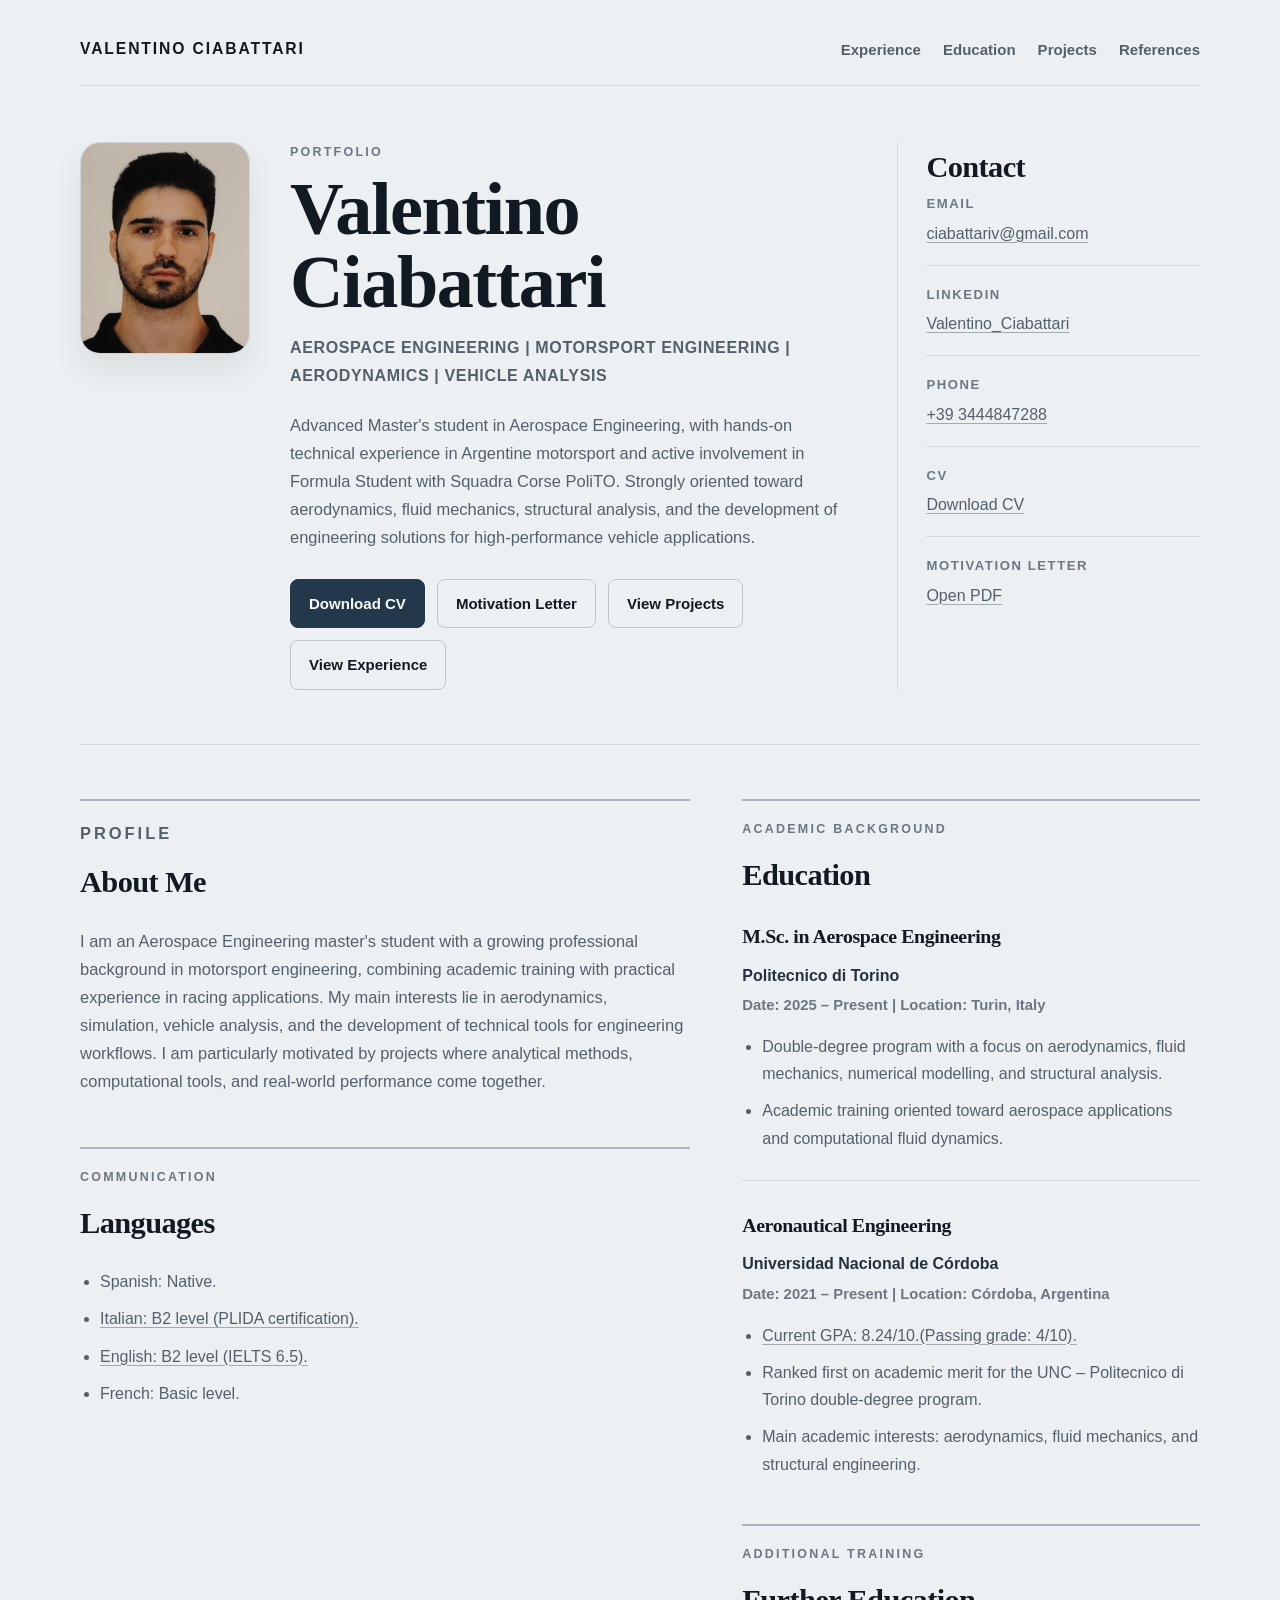
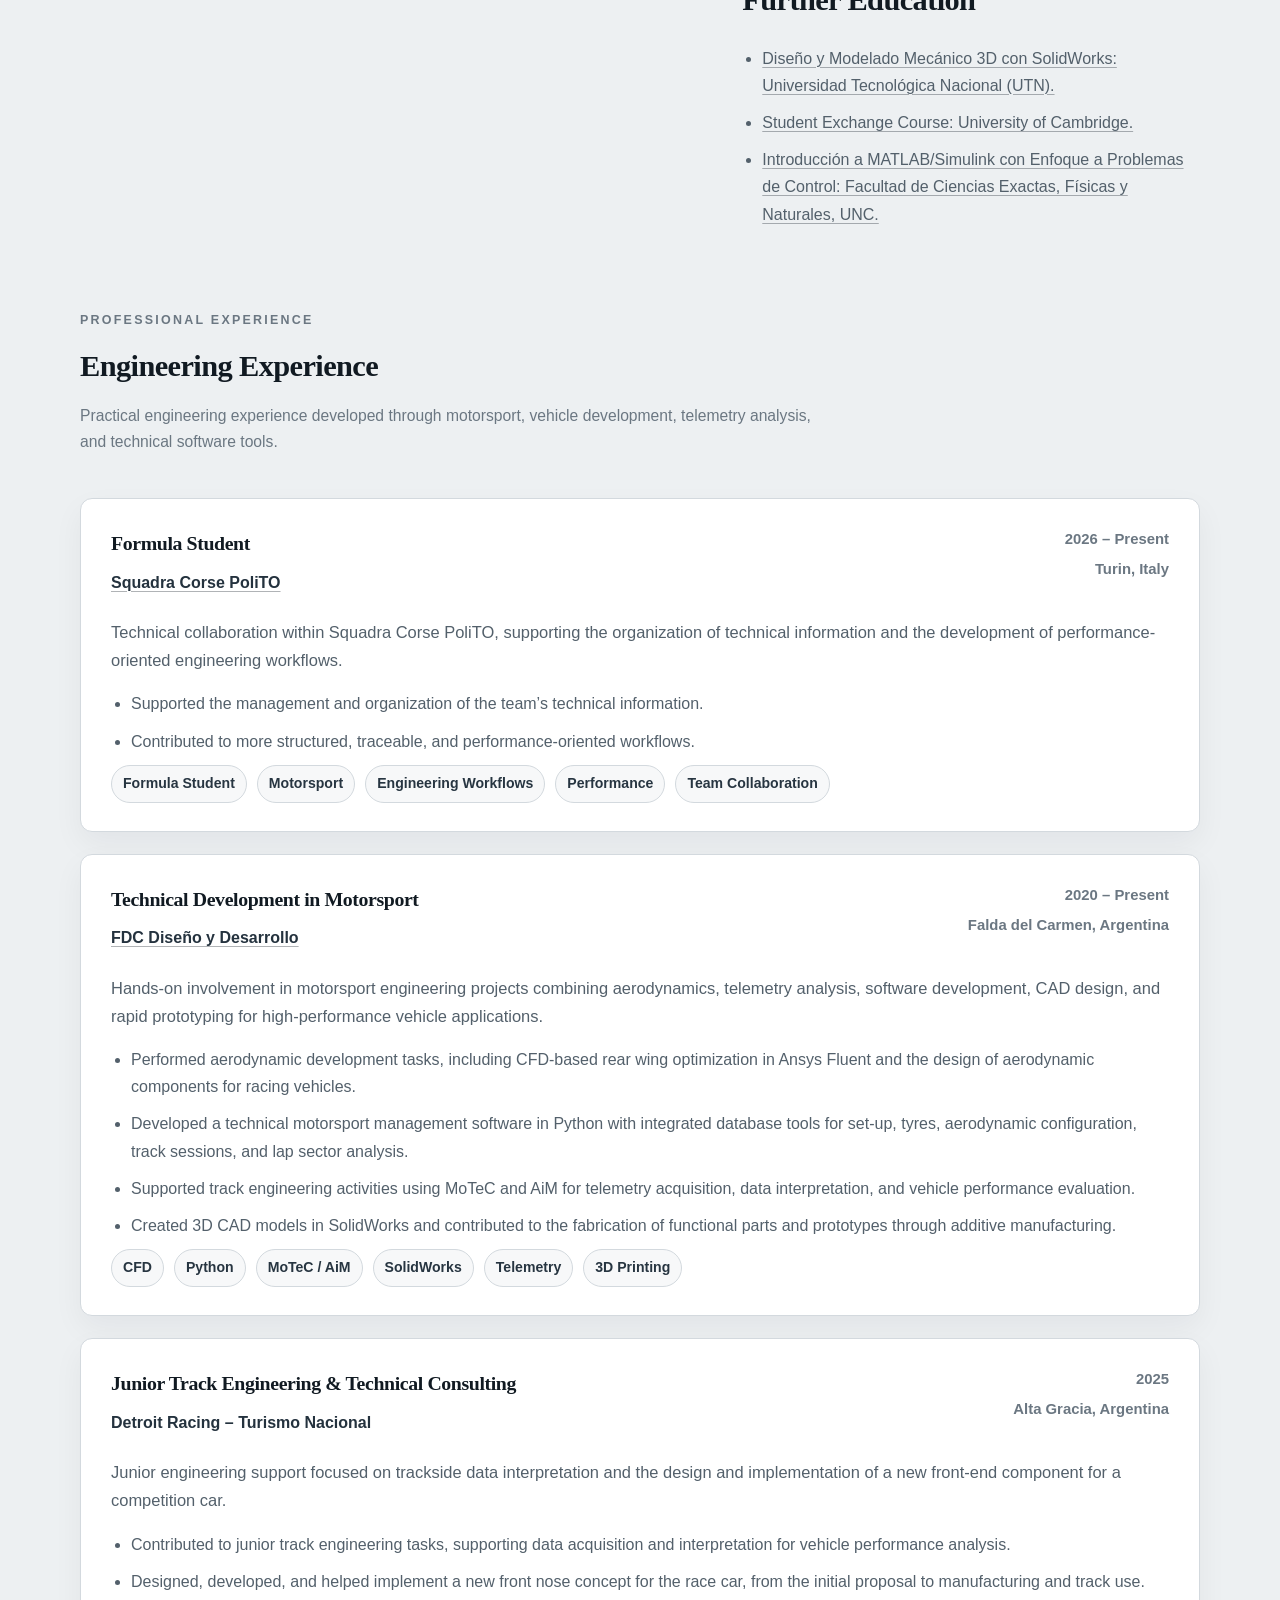
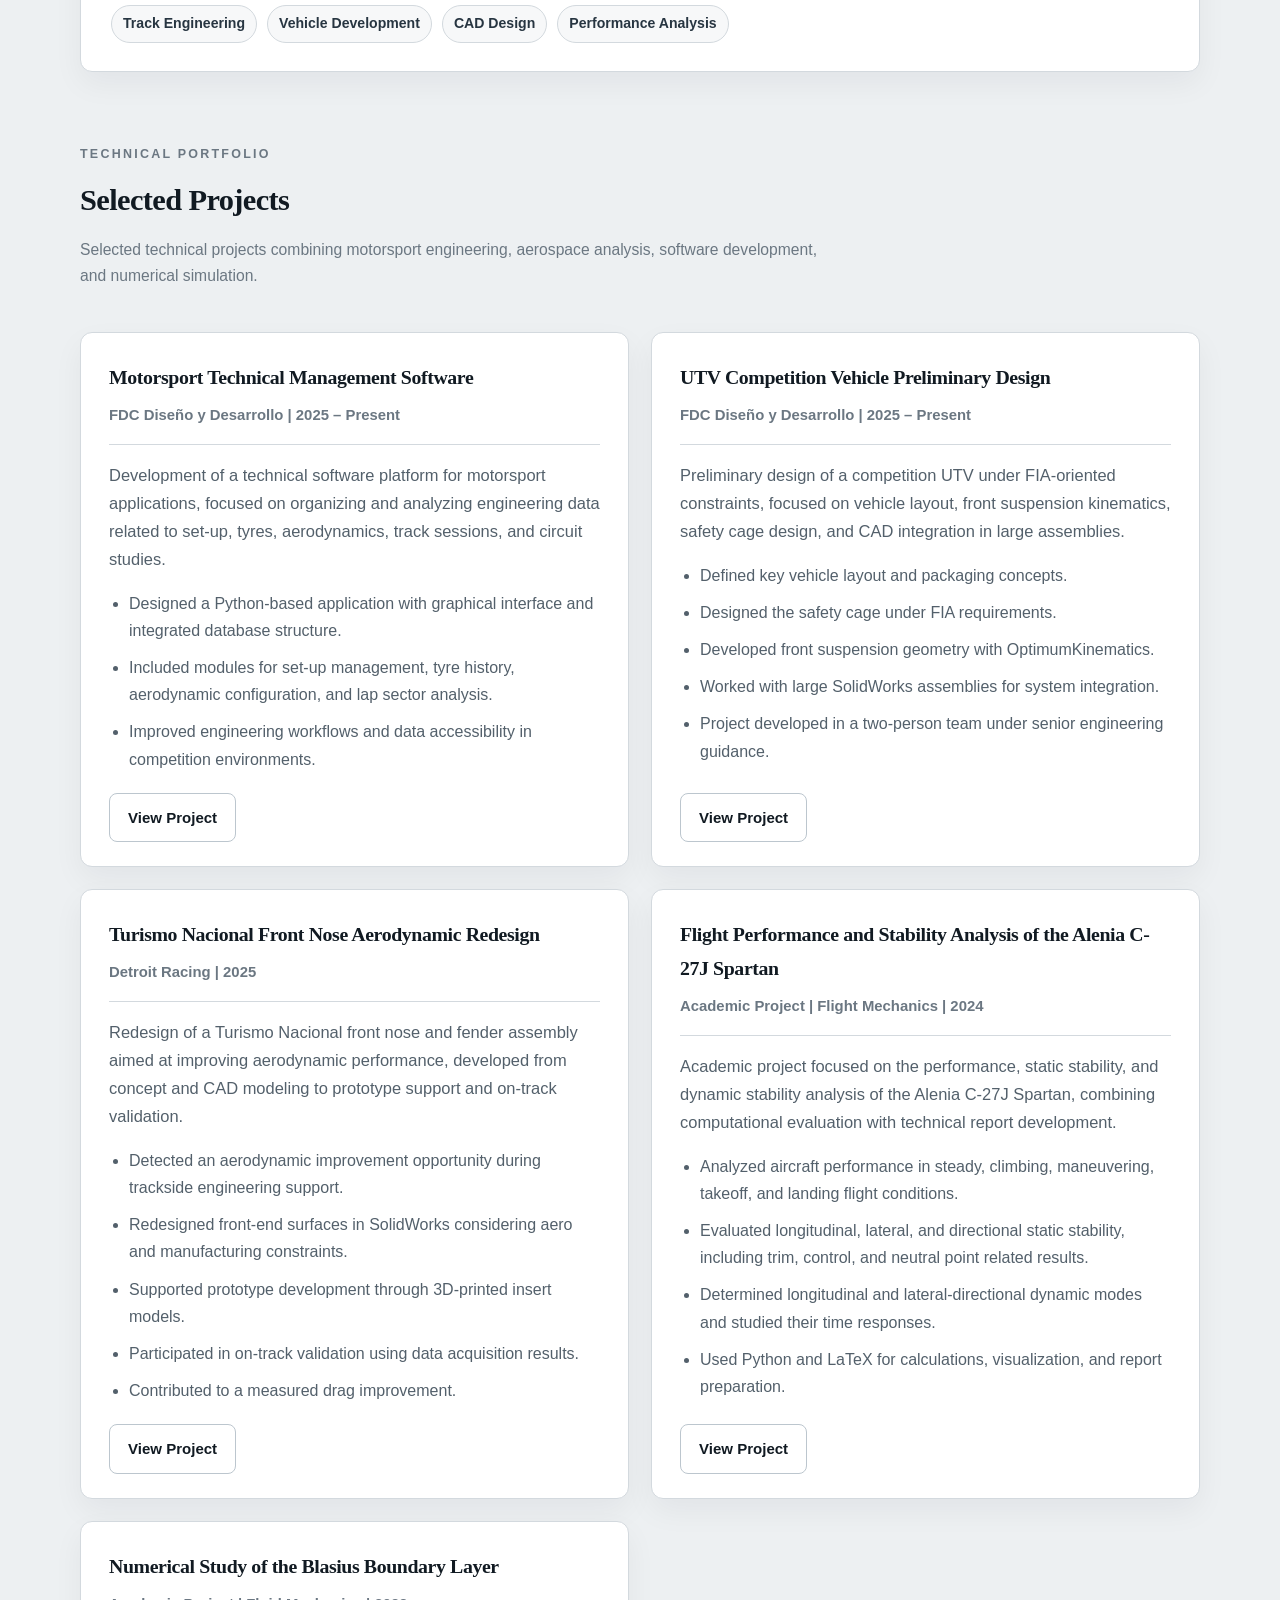
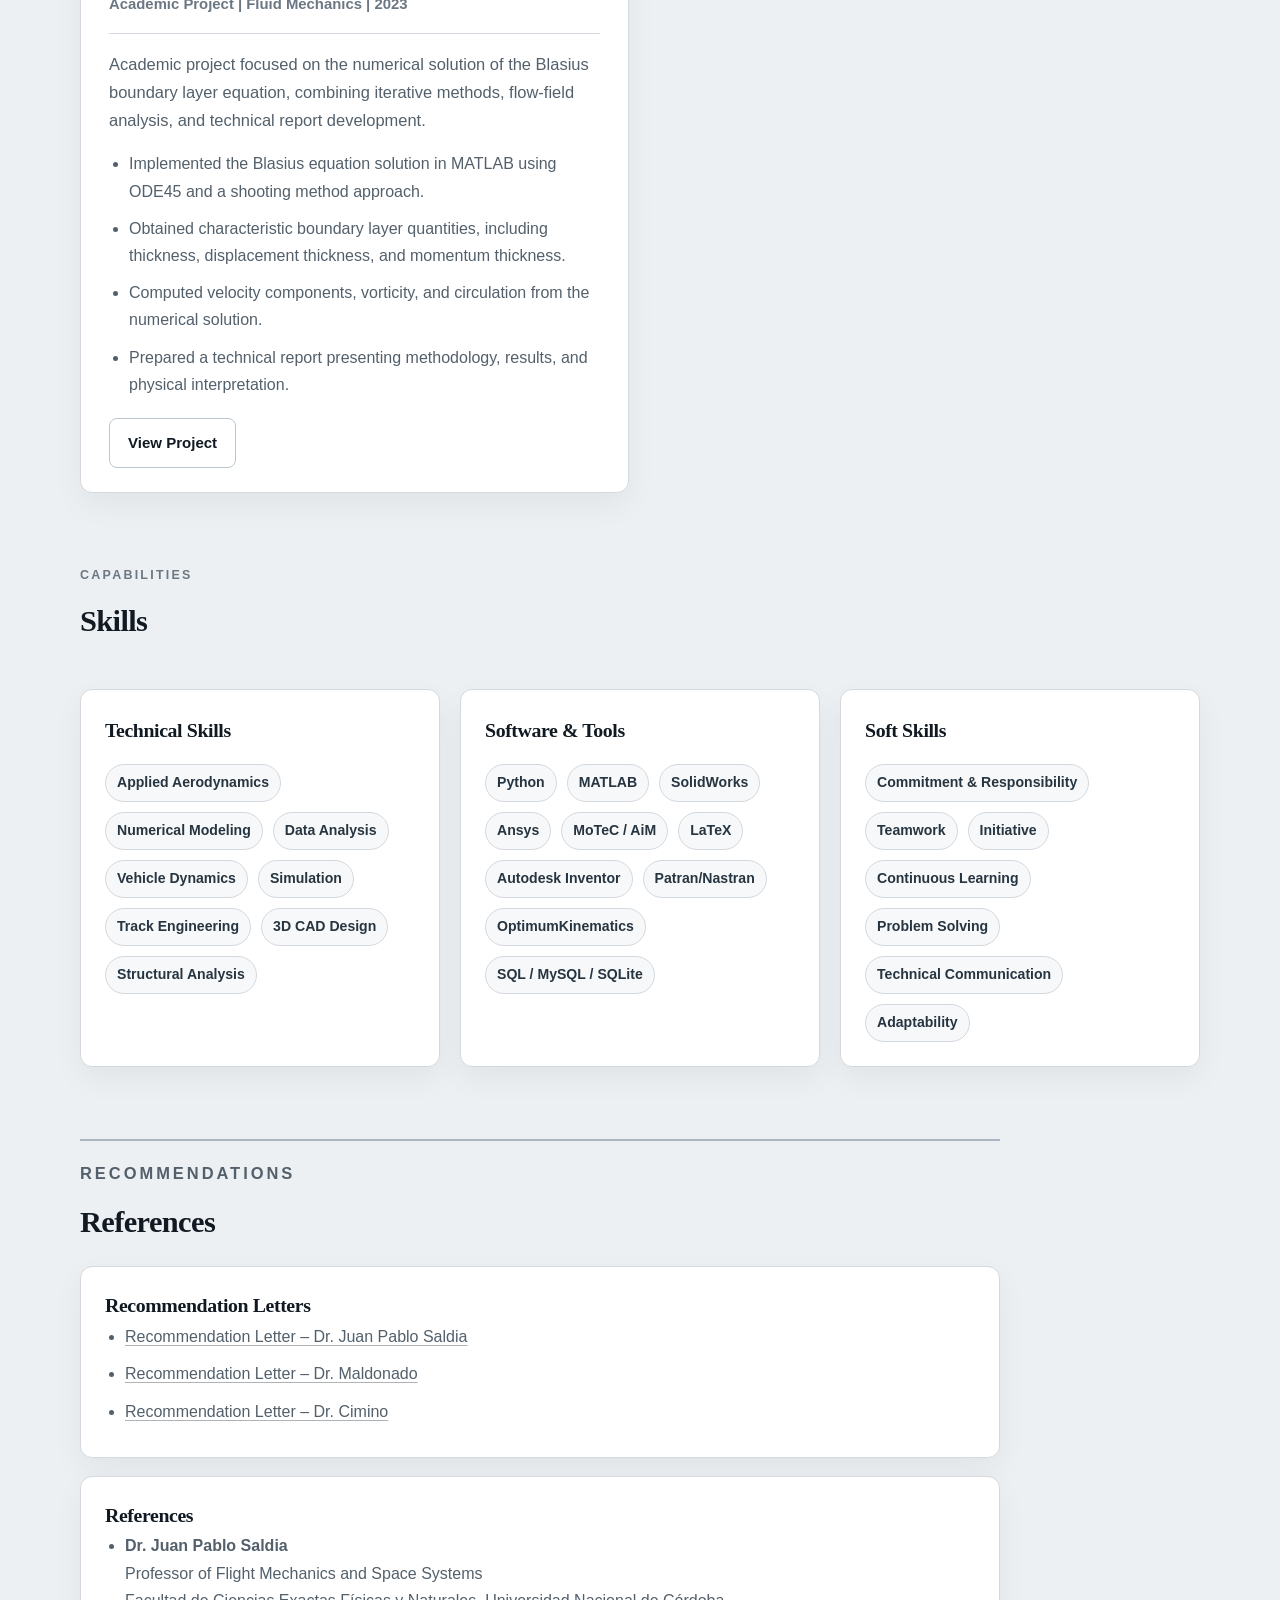
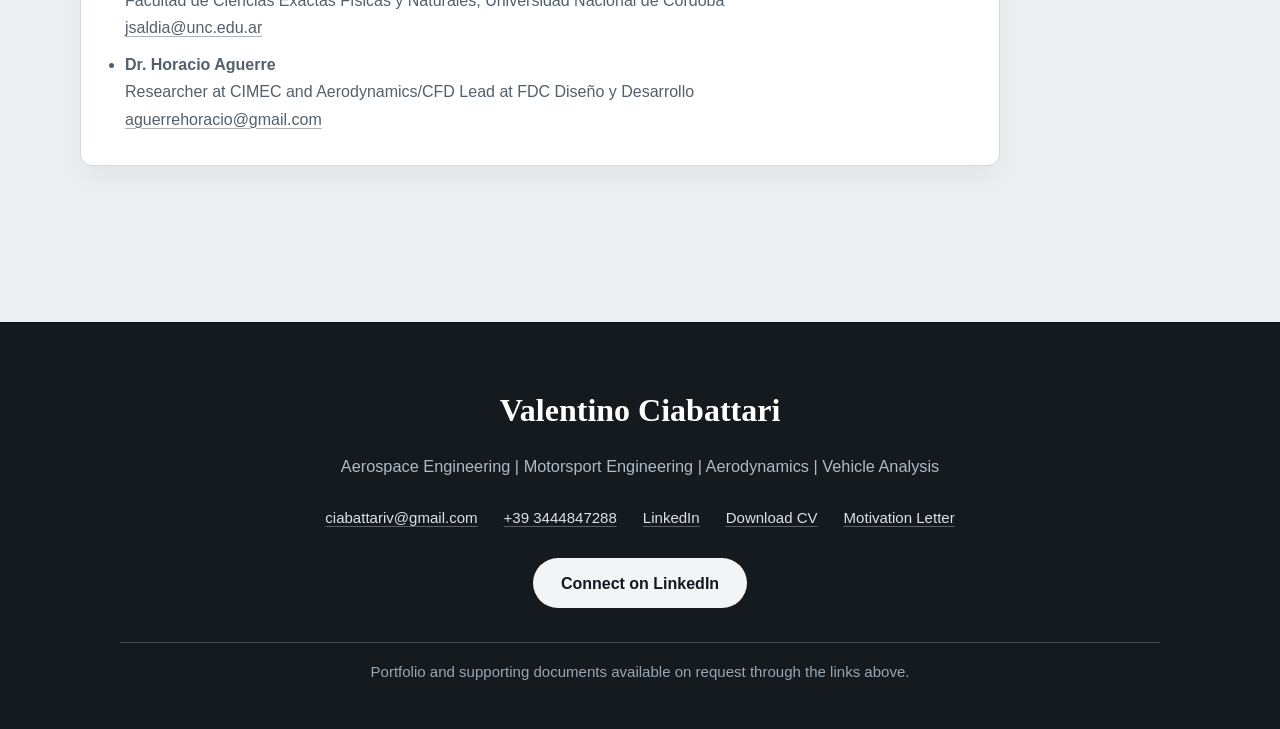
<file: index.html>
<!DOCTYPE html>
<html lang="es">
<head>
  <!-- Google tag (gtag.js) -->
<script async src="https://www.googletagmanager.com/gtag/js?id=G-TES9VV0QKH"></script>
<script>
  window.dataLayer = window.dataLayer || [];
  function gtag(){dataLayer.push(arguments);}
  gtag('js', new Date());

  gtag('config', 'G-TES9VV0QKH');
</script>
  <meta charset="UTF-8">
  <meta name="viewport" content="width=device-width, initial-scale=1.0">
  <title>Valentino Ciabattari | Portfolio</title>
  <link rel="stylesheet" href="style.css">
</head>
<body class="home-page">
  <div class="site-shell">
    <nav class="top-nav" aria-label="Primary">
      <a class="nav-brand" href="#home">Valentino Ciabattari</a>
      <div class="nav-links">
        <a href="#experience">Experience</a>
        <a href="#education">Education</a>
        <a href="#projects">Projects</a>
        <a href="#references">References</a>
      </div>
    </nav>

    <header id="home" class="hero">
      <div class="hero-photo">
        <img src="Foto CV.jpg" alt="Portrait of Valentino Ciabattari">
      </div>

      <div class="hero-main">
        <p class="hero-label">Portfolio</p>
        <h1>Valentino Ciabattari</h1>
        <p class="hero-role">Aerospace Engineering | Motorsport Engineering | Aerodynamics | Vehicle Analysis</p>

<div class="home-intro">
  <p>
    Advanced Master's student in Aerospace Engineering, with hands-on technical
    experience in Argentine motorsport and active involvement in Formula Student with
    Squadra Corse PoliTO. Strongly oriented toward aerodynamics, fluid mechanics,
    structural analysis, and the development of engineering solutions for
    high-performance vehicle applications.
  </p>
</div>

        <div class="hero-actions">
          <a class="button-primary" href="docs/CV.pdf" target="_blank">Download CV</a>
          <a href="docs/Mottivation_Letter.pdf" target="_blank">Motivation Letter</a>
          <a href="#projects">View Projects</a>
          <a href="#experience">View Experience</a>
        </div>
      </div>

      <aside class="hero-side">
        <div class="contact-block">
          <h2>Contact</h2>
          <dl class="contact-list">
            <div>
              <dt>Email</dt>
              <dd><a href="mailto:ciabattariv@gmail.com">ciabattariv@gmail.com</a></dd>
            </div>
            <div>
              <dt>LinkedIn</dt>
              <dd>
                <a href="https://www.linkedin.com/in/valentino-ciabattari/" target="_blank">
                  Valentino_Ciabattari
                </a>
              </dd>
            </div>
            <div>
              <dt>Phone</dt>
              <dd><a href="tel:+393444847288">+39 3444847288</a></dd>
            </div>
            <div>
              <dt>CV</dt>
              <dd><a href="docs/CV.pdf" target="_blank">Download CV</a></dd>
            </div>
            <div>
              <dt>Motivation Letter</dt>
              <dd><a href="docs/Mottivation_Letter.pdf" target="_blank">Open PDF</a></dd>
            </div>
          </dl>
        </div>
      </aside>
    </header>

    <main class="home-content">
      <section class="intro-layout">
        <div class="intro-column intro-column-main">
          <section id="about" class="content-block about-block">
            <div class="section-heading">
              <p class="section-label">Profile</p>
              <h2>About Me</h2>
            </div>
            <p>
              I am an Aerospace Engineering master's student with a growing professional
              background in motorsport engineering, combining academic training with
              practical experience in racing applications. My main interests lie in
              aerodynamics, simulation, vehicle analysis, and the development of technical
              tools for engineering workflows. I am particularly motivated by projects
              where analytical methods, computational tools, and real-world performance
              come together.
            </p>
          </section>

          <section id="languages" class="sidebar-block">
            <div class="section-heading">
              <p class="section-label">Communication</p>
              <h2>Languages</h2>
            </div>
            <ul class="compact-list">
              <li>Spanish: Native.</li>
              <li><a href="docs/PLIDA_Certificate.pdf" target="_blank">Italian: B2 level (PLIDA certification).</a></li>
              <li><a href="docs/IELTS_Certificate.pdf" target="_blank">English: B2 level (IELTS 6.5).</a></li>
              <li>French: Basic level.</li>
            </ul>
          </section>
        </div>

        <div class="intro-column intro-column-secondary">
          <section id="education" class="sidebar-block">
            <div class="section-heading">
              <p class="section-label">Academic Background</p>
              <h2>Education</h2>
            </div>

            <article class="credential-item">
              <h3>M.Sc. in Aerospace Engineering</h3>
              <p class="credential-institution">Politecnico di Torino</p>
              <p class="credential-meta">Date: 2025 – Present | Location: Turin, Italy</p>
              <ul class="compact-list">
                <li>Double-degree program with a focus on aerodynamics, fluid mechanics, numerical modelling, and structural analysis.</li>
                <li>Academic training oriented toward aerospace applications and computational fluid dynamics.</li>
              </ul>
            </article>

            <article class="credential-item">
              <h3>Aeronautical Engineering</h3>
              <p class="credential-institution">Universidad Nacional de Córdoba</p>
              <p class="credential-meta">Date: 2021 – Present | Location: Córdoba, Argentina</p>
              <ul class="compact-list">
                <li><a href="docs/Academic_Transcript.pdf" target="_blank">Current GPA: 8.24/10.(Passing grade: 4/10).</a></li>
                <li>Ranked first on academic merit for the UNC – Politecnico di Torino double-degree program.</li>
                <li>Main academic interests: aerodynamics, fluid mechanics, and structural engineering.</li>
              </ul>
            </article>
          </section>

          <section id="further-education" class="sidebar-block">
            <div class="section-heading">
              <p class="section-label">Additional Training</p>
              <h2>Further Education</h2>
            </div>
            <ul class="compact-list">
              <li><a href="docs/SolidWorks_Course_Certificate.pdf" target="_blank">Diseño y Modelado Mecánico 3D con SolidWorks: Universidad Tecnológica Nacional (UTN).</a></li>
              <li><a href="docs/Cambridge_Exchange_Certificate.pdf" target="_blank">Student Exchange Course: University of Cambridge.</a></li>
              <li><a href="docs/MATLAB_Course_Certificate.pdf" target="_blank">Introducción a MATLAB/Simulink con Enfoque a Problemas de Control: Facultad de Ciencias Exactas, Físicas y Naturales, UNC.</a></li>
            </ul>
          </section>
        </div>
      </section>

      <section id="experience" class="content-section">
        <div class="section-heading">
          <p class="section-label">Professional Experience</p>
          <h2>Engineering Experience</h2>
          <p class="section-subtitle">
            Practical engineering experience developed through motorsport, vehicle development, telemetry analysis, and technical software tools.
          </p>
        </div>

<div class="experience-list">

  <article class="experience-card">
    <div class="experience-header">
      <div>
        <h3>Formula Student</h3>
<p class="experience-company">
  <a href="https://squadracorse.webflow.io/" target="_blank" rel="noopener noreferrer">Squadra Corse PoliTO</a>
</p>
      </div>
      <div class="experience-meta">
        <span>2026 – Present</span>
        <span>Turin, Italy</span>
      </div>
    </div>

    <p class="experience-summary">
      Technical collaboration within Squadra Corse PoliTO, supporting the organization
      of technical information and the development of performance-oriented engineering workflows.
    </p>

    <ul class="experience-highlights">
      <li>Supported the management and organization of the team’s technical information.</li>
      <li>Contributed to more structured, traceable, and performance-oriented workflows.</li>
    </ul>

    <div class="experience-tags">
      <span class="tag">Formula Student</span>
      <span class="tag">Motorsport</span>
      <span class="tag">Engineering Workflows</span>
      <span class="tag">Performance</span>
      <span class="tag">Team Collaboration</span>
    </div>
  </article>





        
        <div class="experience-list">
          <article class="experience-card">
            <div class="experience-header">
              <div>
                <h3>Technical Development in Motorsport</h3>
                <p class="experience-company">
                  <a href="https://fdceng.com/" target="_blank">FDC Diseño y Desarrollo</a>
                </p>
              </div>
              <div class="experience-meta">
                <span>2020 – Present</span>
                <span>Falda del Carmen, Argentina</span>
              </div>
            </div>

            <p class="experience-summary">
              Hands-on involvement in motorsport engineering projects combining aerodynamics,
              telemetry analysis, software development, CAD design, and rapid prototyping
              for high-performance vehicle applications.
            </p>

            <ul class="experience-highlights">
              <li>Performed aerodynamic development tasks, including CFD-based rear wing optimization in Ansys Fluent and the design of aerodynamic components for racing vehicles.</li>
              <li>Developed a technical motorsport management software in Python with integrated database tools for set-up, tyres, aerodynamic configuration, track sessions, and lap sector analysis.</li>
              <li>Supported track engineering activities using MoTeC and AiM for telemetry acquisition, data interpretation, and vehicle performance evaluation.</li>
              <li>Created 3D CAD models in SolidWorks and contributed to the fabrication of functional parts and prototypes through additive manufacturing.</li>
            </ul>

            <div class="experience-tags">
              <span class="tag">CFD</span>
              <span class="tag">Python</span>
              <span class="tag">MoTeC / AiM</span>
              <span class="tag">SolidWorks</span>
              <span class="tag">Telemetry</span>
              <span class="tag">3D Printing</span>
            </div>
          </article>

          <article class="experience-card">
            <div class="experience-header">
              <div>
                <h3>Junior Track Engineering & Technical Consulting</h3>
                <p class="experience-company">Detroit Racing – Turismo Nacional</p>
              </div>
              <div class="experience-meta">
                <span>2025</span>
                <span>Alta Gracia, Argentina</span>
              </div>
            </div>

            <p class="experience-summary">
              Junior engineering support focused on trackside data interpretation and the
              design and implementation of a new front-end component for a competition car.
            </p>

            <ul class="experience-highlights">
              <li>Contributed to junior track engineering tasks, supporting data acquisition and interpretation for vehicle performance analysis.</li>
              <li>Designed, developed, and helped implement a new front nose concept for the race car, from the initial proposal to manufacturing and track use.</li>
            </ul>

            <div class="experience-tags">
              <span class="tag">Track Engineering</span>
              <span class="tag">Vehicle Development</span>
              <span class="tag">CAD Design</span>
              <span class="tag">Performance Analysis</span>
            </div>
          </article>
        </div>
      </section>

      <section id="projects" class="content-section">
        <div class="section-heading">
          <p class="section-label">Technical Portfolio</p>
          <h2>Selected Projects</h2>
          <p class="section-subtitle">
            Selected technical projects combining motorsport engineering, aerospace analysis,
            software development, and numerical simulation.
          </p>
        </div>

        <div class="projects-grid">
          <article class="project-card">
            <div class="project-top">
              <h3>Motorsport Technical Management Software</h3>
              <p class="project-context">FDC Diseño y Desarrollo | 2025 – Present</p>
            </div>

            <p class="project-summary">
              Development of a technical software platform for motorsport applications,
              focused on organizing and analyzing engineering data related to set-up,
              tyres, aerodynamics, track sessions, and circuit studies.
            </p>

            <ul class="project-highlights">
              <li>Designed a Python-based application with graphical interface and integrated database structure.</li>
              <li>Included modules for set-up management, tyre history, aerodynamic configuration, and lap sector analysis.</li>
              <li>Improved engineering workflows and data accessibility in competition environments.</li>
            </ul>

            <div class="project-links">
              <a href="motorsport-software.html">View Project</a>
            </div>
          </article>

          <article class="project-card">
            <div class="project-top">
              <h3>UTV Competition Vehicle Preliminary Design</h3>
              <p class="project-context">FDC Diseño y Desarrollo | 2025 – Present</p>
            </div>

            <p class="project-summary">
              Preliminary design of a competition UTV under FIA-oriented constraints,
              focused on vehicle layout, front suspension kinematics, safety cage design,
              and CAD integration in large assemblies.
            </p>

            <ul class="project-highlights">
              <li>Defined key vehicle layout and packaging concepts.</li>
              <li>Designed the safety cage under FIA requirements.</li>
              <li>Developed front suspension geometry with OptimumKinematics.</li>
              <li>Worked with large SolidWorks assemblies for system integration.</li>
              <li>Project developed in a two-person team under senior engineering guidance.</li>
            </ul>

            <div class="project-links">
              <a href="utv.html">View Project</a>
            </div>
          </article>

          <article class="project-card">
            <div class="project-top">
              <h3>Turismo Nacional Front Nose Aerodynamic Redesign</h3>
              <p class="project-context">Detroit Racing | 2025</p>
            </div>

            <p class="project-summary">
              Redesign of a Turismo Nacional front nose and fender assembly aimed at improving
              aerodynamic performance, developed from concept and CAD modeling to prototype support
              and on-track validation.
            </p>

            <ul class="project-highlights">
              <li>Detected an aerodynamic improvement opportunity during trackside engineering support.</li>
              <li>Redesigned front-end surfaces in SolidWorks considering aero and manufacturing constraints.</li>
              <li>Supported prototype development through 3D-printed insert models.</li>
              <li>Participated in on-track validation using data acquisition results.</li>
              <li>Contributed to a measured drag improvement.</li>
            </ul>

            <div class="project-links">
              <a href="tn-nose.html">View Project</a>
            </div>
          </article>

          <article class="project-card">
            <div class="project-top">
              <h3>Flight Performance and Stability Analysis of the Alenia C-27J Spartan</h3>
              <p class="project-context">Academic Project | Flight Mechanics | 2024</p>
            </div>

            <p class="project-summary">
              Academic project focused on the performance, static stability, and dynamic
              stability analysis of the Alenia C-27J Spartan, combining computational
              evaluation with technical report development.
            </p>

            <ul class="project-highlights">
              <li>Analyzed aircraft performance in steady, climbing, maneuvering, takeoff, and landing flight conditions.</li>
              <li>Evaluated longitudinal, lateral, and directional static stability, including trim, control, and neutral point related results.</li>
              <li>Determined longitudinal and lateral-directional dynamic modes and studied their time responses.</li>
              <li>Used Python and LaTeX for calculations, visualization, and report preparation.</li>
            </ul>

            <div class="project-links">
              <a href="spartan.html">View Project</a>
            </div>
          </article>

          <article class="project-card">
            <div class="project-top">
              <h3>Numerical Study of the Blasius Boundary Layer</h3>
              <p class="project-context">Academic Project | Fluid Mechanics | 2023</p>
            </div>

            <p class="project-summary">
              Academic project focused on the numerical solution of the Blasius boundary
              layer equation, combining iterative methods, flow-field analysis, and
              technical report development.
            </p>

            <ul class="project-highlights">
              <li>Implemented the Blasius equation solution in MATLAB using ODE45 and a shooting method approach.</li>
              <li>Obtained characteristic boundary layer quantities, including thickness, displacement thickness, and momentum thickness.</li>
              <li>Computed velocity components, vorticity, and circulation from the numerical solution.</li>
              <li>Prepared a technical report presenting methodology, results, and physical interpretation.</li>
            </ul>

            <div class="project-links">
              <a href="blasius.html">View Project</a>
            </div>
          </article>
        </div>
      </section>

      <section id="skills" class="content-section">
        <div class="section-heading">
          <p class="section-label">Capabilities</p>
          <h2>Skills</h2>
        </div>

        <div class="skills-grid">
          <section class="skills-card">
            <h3>Technical Skills</h3>
            <div class="tags">
              <span class="tag">Applied Aerodynamics</span>
              <span class="tag">Numerical Modeling</span>
              <span class="tag">Data Analysis</span>
              <span class="tag">Vehicle Dynamics</span>
              <span class="tag">Simulation</span>
              <span class="tag">Track Engineering</span>
              <span class="tag">3D CAD Design</span>
              <span class="tag">Structural Analysis</span>
            </div>
          </section>

          <section class="skills-card">
            <h3>Software & Tools</h3>
            <div class="tags">
              <span class="tag">Python</span>
              <span class="tag">MATLAB</span>
              <span class="tag">SolidWorks</span>
              <span class="tag">Ansys</span>
              <span class="tag">MoTeC / AiM</span>
              <span class="tag">LaTeX</span>
              <span class="tag">Autodesk Inventor</span>
              <span class="tag">Patran/Nastran</span>
              <span class="tag">OptimumKinematics</span>
              <span class="tag">SQL / MySQL / SQLite</span>
            </div>
          </section>

          <section class="skills-card">
            <h3>Soft Skills</h3>
            <div class="tags">
              <span class="tag">Commitment & Responsibility</span>
              <span class="tag">Teamwork</span>
              <span class="tag">Initiative</span>
              <span class="tag">Continuous Learning</span>
              <span class="tag">Problem Solving</span>
              <span class="tag">Technical Communication</span>
              <span class="tag">Adaptability</span>
            </div>
          </section>
        </div>
      </section>

      <section id="references" class="content-block references-section">
          <div class="section-heading">
            <p class="section-label">Recommendations</p>
            <h2>References</h2>
          </div>

          <div class="reference-block">
            <h3>Recommendation Letters</h3>
            <ul class="reference-list">
              <li>
                <a href="docs/recommendation_saldia.pdf" target="_blank">
                  Recommendation Letter – Dr. Juan Pablo Saldia
                </a>
              </li>
              <li>
                <a href="docs/recommendation_maldonado.pdf" target="_blank">
                  Recommendation Letter – Dr. Maldonado
                </a>
              </li>
              <li>
                <a href="docs/recommendation_cimino.pdf" target="_blank">
                  Recommendation Letter – Dr. Cimino
                </a>
              </li>
            </ul>
          </div>

          <div class="reference-block">
            <h3>References</h3>
            <ul class="reference-list">
              <li>
                <strong>Dr. Juan Pablo Saldia</strong><br>
                Professor of Flight Mechanics and Space Systems<br>
                Facultad de Ciencias Exactas Físicas y Naturales, Universidad Nacional de Córdoba<br>
                <a href="mailto:jsaldia@unc.edu.ar">jsaldia@unc.edu.ar</a>
              </li>

              <li>
                <strong>Dr. Horacio Aguerre</strong><br>
                Researcher at CIMEC and Aerodynamics/CFD Lead at FDC Diseño y Desarrollo<br>
                <a href="mailto:aguerrehoracio@gmail.com">aguerrehoracio@gmail.com</a>
              </li>
            </ul>
          </div>
      </section>
    </main>

  </div>

  <footer class="site-footer">
    <div class="footer-inner">
      <p class="footer-name">Valentino Ciabattari</p>
      <p class="footer-role">Aerospace Engineering | Motorsport Engineering | Aerodynamics | Vehicle Analysis</p>

      <div class="footer-links">
        <a href="mailto:ciabattariv@gmail.com">ciabattariv@gmail.com</a>
        <a href="tel:+393444847288">+39 3444847288</a>
        <a href="https://www.linkedin.com/in/valentino-ciabattari/" target="_blank">LinkedIn</a>
        <a href="docs/CV.pdf" target="_blank">Download CV</a>
        <a href="docs/Mottivation_Letter.pdf" target="_blank">Motivation Letter</a>
      </div>

      <div class="footer-cta">
        <a href="https://www.linkedin.com/in/valentino-ciabattari/" target="_blank">Connect on LinkedIn</a>
      </div>

      <div class="footer-divider"></div>
      <p class="footer-note">Portfolio and supporting documents available on request through the links above.</p>
    </div>
  </footer>
</body>
</html>
</file>
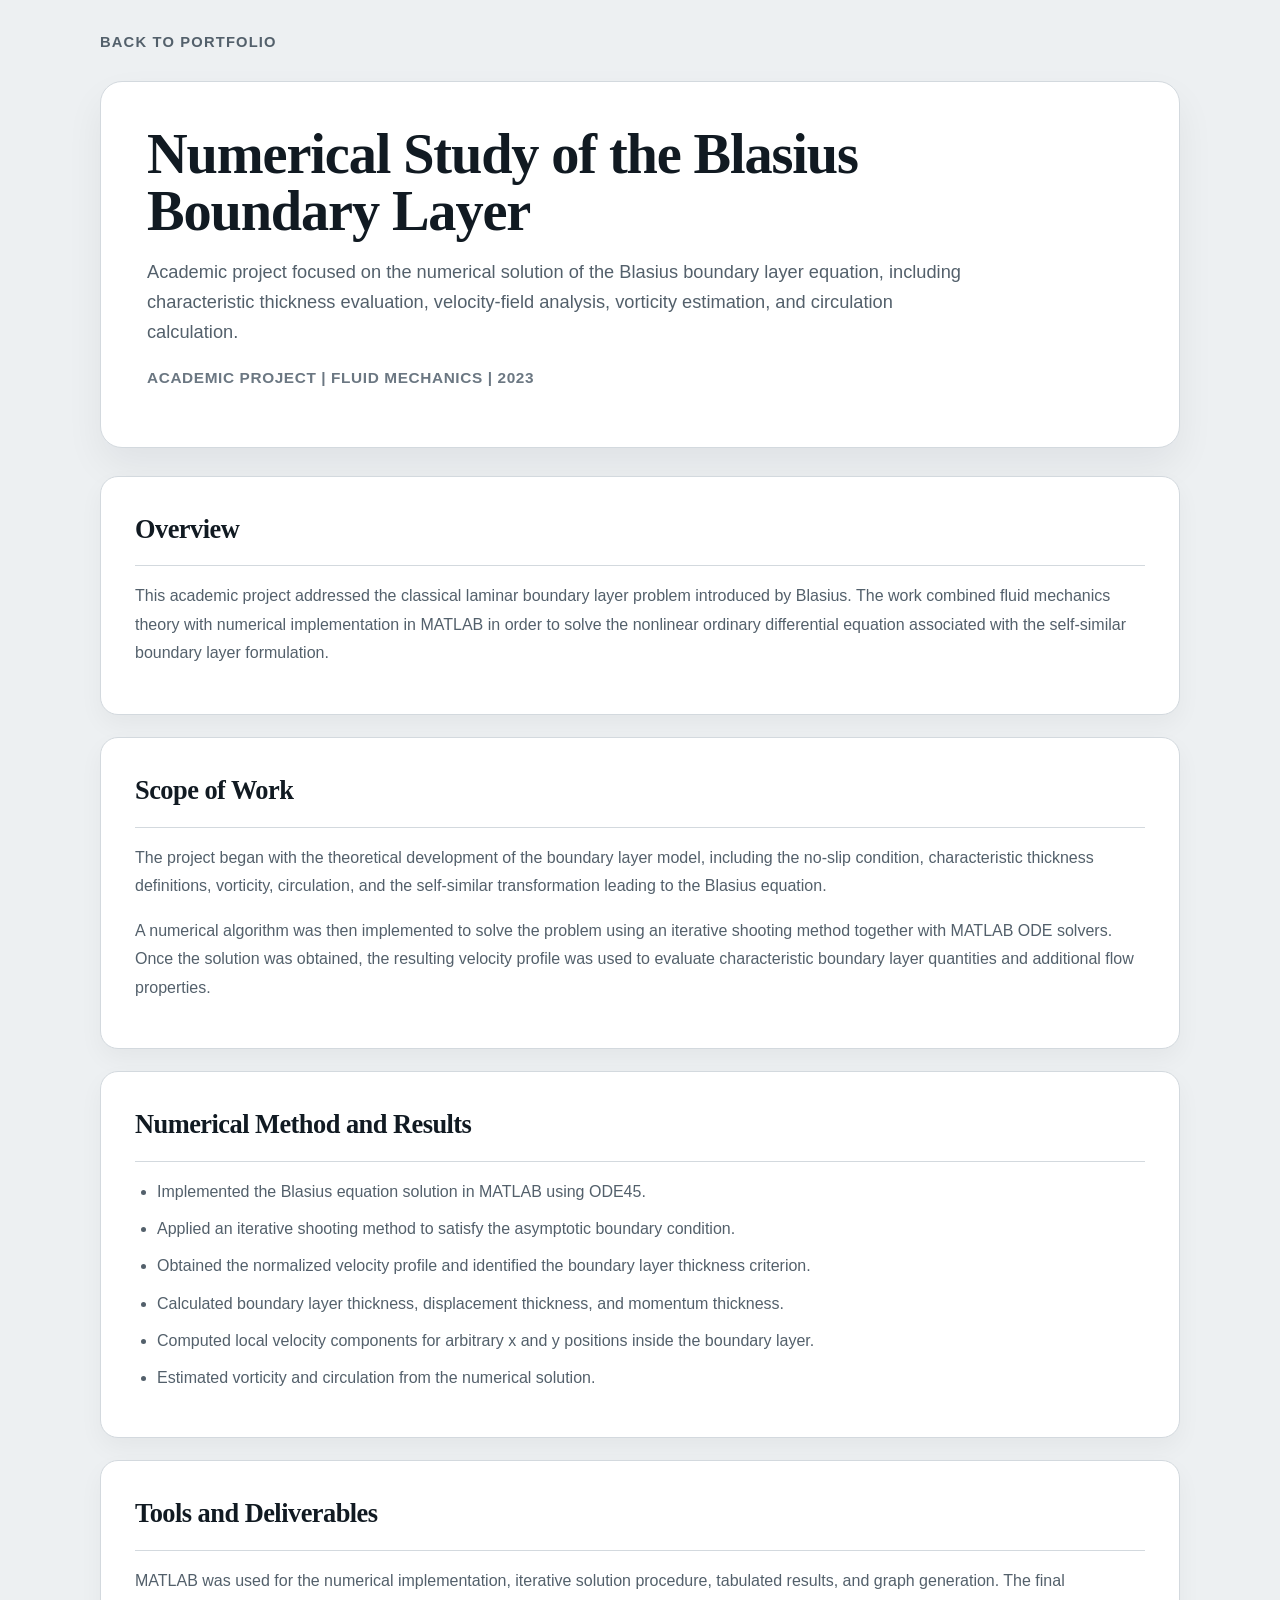
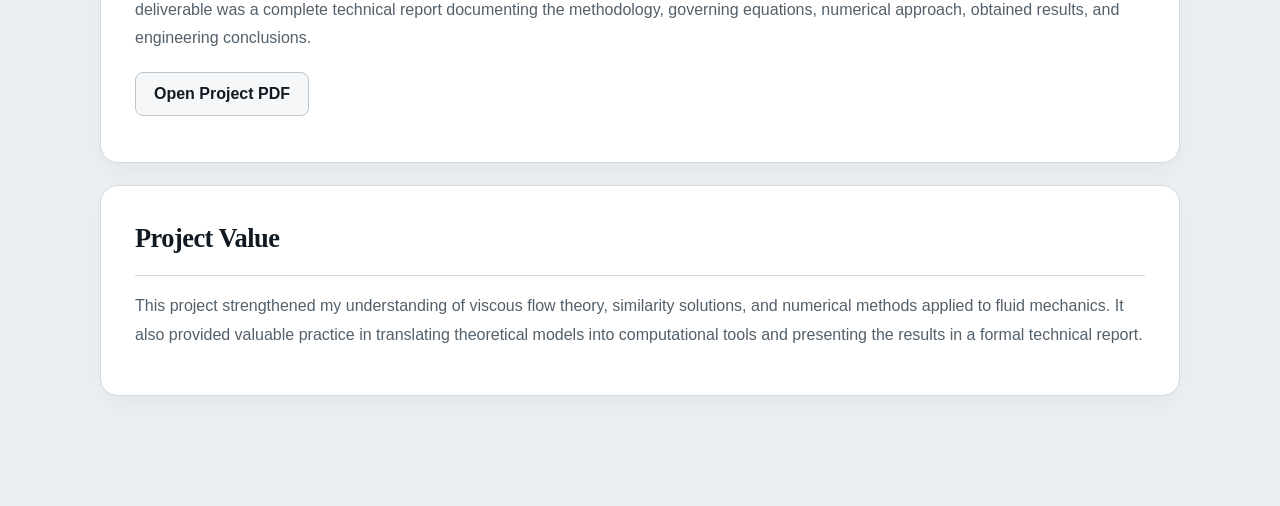
<file: blasius.html>
<!DOCTYPE html>
<html lang="en">
<head>
  <meta charset="UTF-8" />
  <meta name="viewport" content="width=device-width, initial-scale=1.0" />
  <title>Numerical Study of the Blasius Boundary Layer</title>
  <link rel="stylesheet" href="style.css" />
</head>
<body class="project-detail-page">
  <main class="project-page">
    <a class="back-link" href="index.html">Back to Portfolio</a>

    <header class="project-hero">
      <h1>Numerical Study of the Blasius Boundary Layer</h1>
      <p class="project-subtitle">
        Academic project focused on the numerical solution of the Blasius boundary
        layer equation, including characteristic thickness evaluation, velocity-field
        analysis, vorticity estimation, and circulation calculation.
      </p>
      <p class="project-meta">Academic Project | Fluid Mechanics | 2023</p>
    </header>

    <section class="project-section">
      <h2>Overview</h2>
      <p>
        This academic project addressed the classical laminar boundary layer problem
        introduced by Blasius. The work combined fluid mechanics theory with numerical
        implementation in MATLAB in order to solve the nonlinear ordinary differential
        equation associated with the self-similar boundary layer formulation.
      </p>
    </section>

    <section class="project-section">
      <h2>Scope of Work</h2>
      <p>
        The project began with the theoretical development of the boundary layer model,
        including the no-slip condition, characteristic thickness definitions, vorticity,
        circulation, and the self-similar transformation leading to the Blasius equation.
      </p>

      <p>
        A numerical algorithm was then implemented to solve the problem using an iterative
        shooting method together with MATLAB ODE solvers. Once the solution was obtained,
        the resulting velocity profile was used to evaluate characteristic boundary layer
        quantities and additional flow properties.
      </p>
    </section>

    <section class="project-section">
      <h2>Numerical Method and Results</h2>
      <ul>
        <li>Implemented the Blasius equation solution in MATLAB using ODE45.</li>
        <li>Applied an iterative shooting method to satisfy the asymptotic boundary condition.</li>
        <li>Obtained the normalized velocity profile and identified the boundary layer thickness criterion.</li>
        <li>Calculated boundary layer thickness, displacement thickness, and momentum thickness.</li>
        <li>Computed local velocity components for arbitrary x and y positions inside the boundary layer.</li>
        <li>Estimated vorticity and circulation from the numerical solution.</li>
      </ul>
    </section>

    <section class="project-section">
      <h2>Tools and Deliverables</h2>
      <p>
        MATLAB was used for the numerical implementation, iterative solution procedure,
        tabulated results, and graph generation. The final deliverable was a complete
        technical report documenting the methodology, governing equations, numerical
        approach, obtained results, and engineering conclusions.
      </p>

      <p class="project-links-inline">
        <a href="docs/Blasius_report_2023.pdf" target="_blank">Open Project PDF</a>
      </p>
    </section>

    <section class="project-section">
      <h2>Project Value</h2>
      <p>
        This project strengthened my understanding of viscous flow theory, similarity
        solutions, and numerical methods applied to fluid mechanics. It also provided
        valuable practice in translating theoretical models into computational tools and
        presenting the results in a formal technical report.
      </p>
    </section>
  </main>
</body>
</html>
</file>
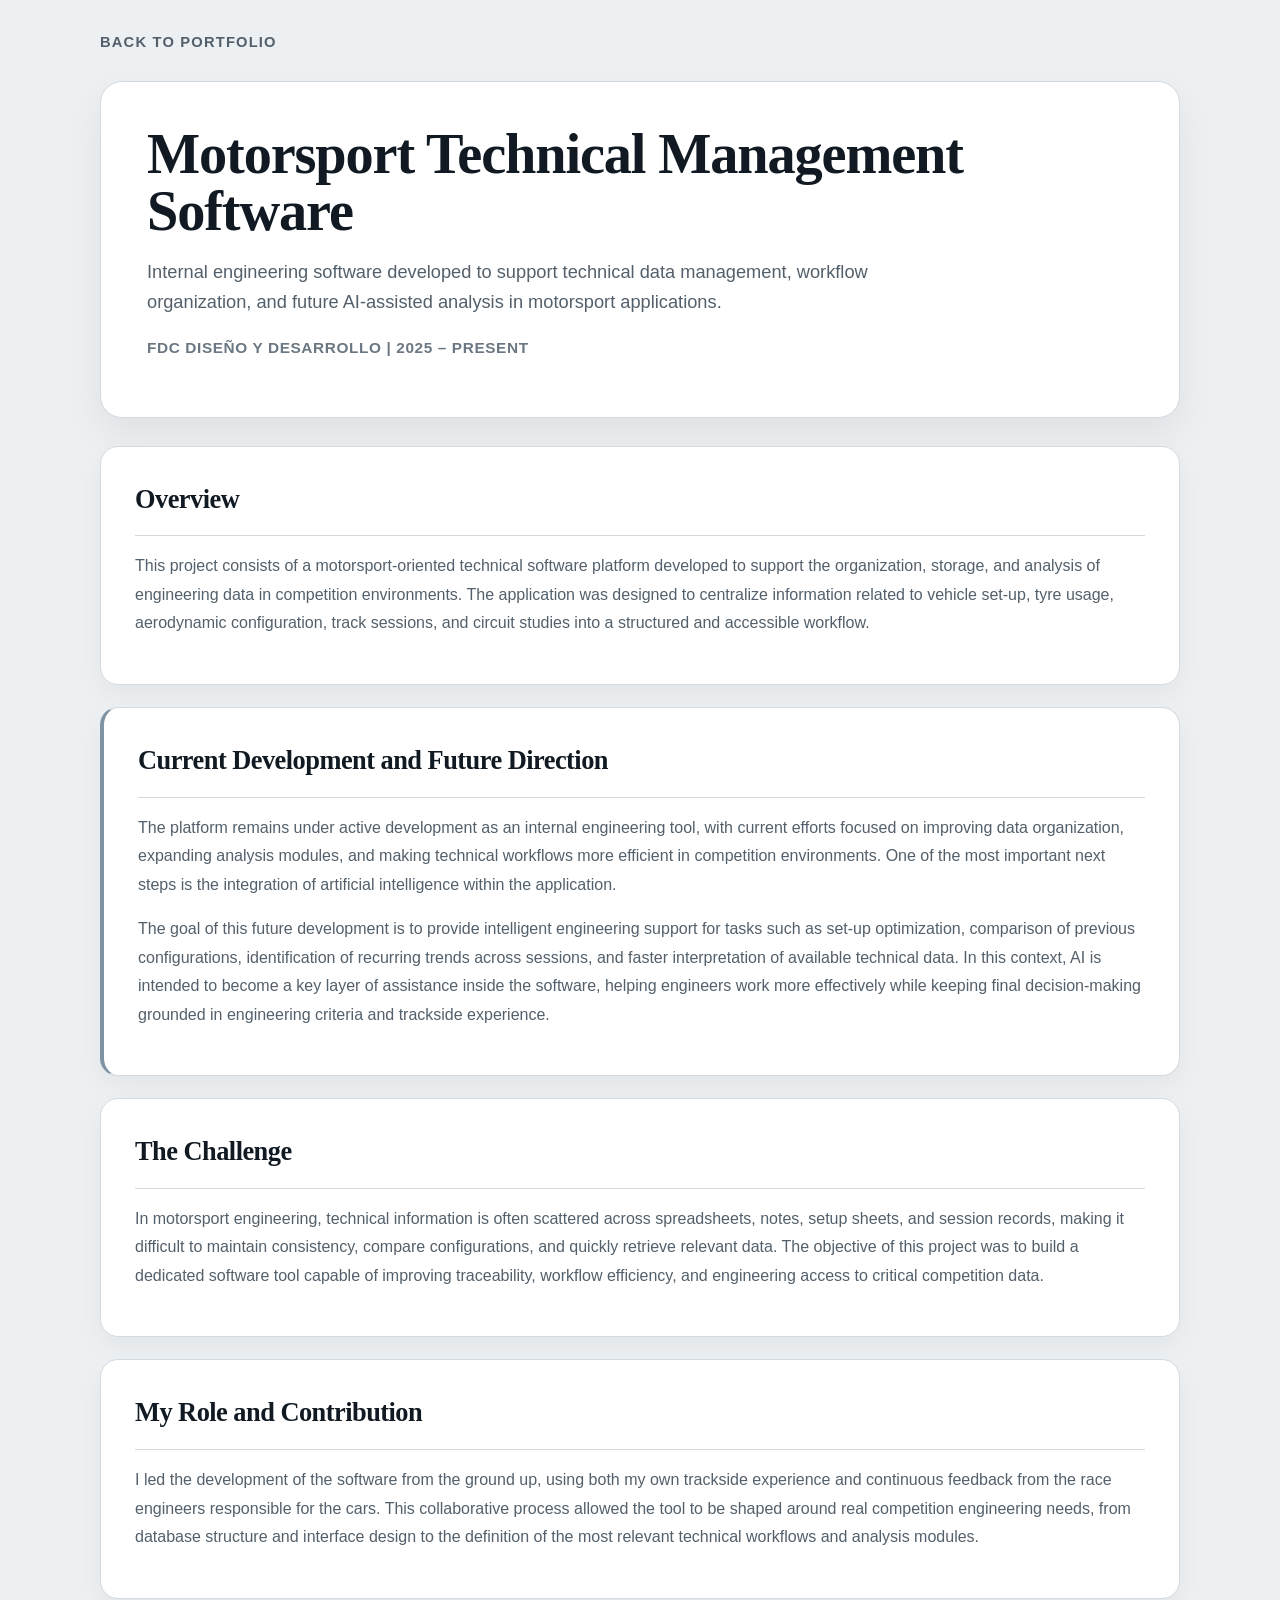
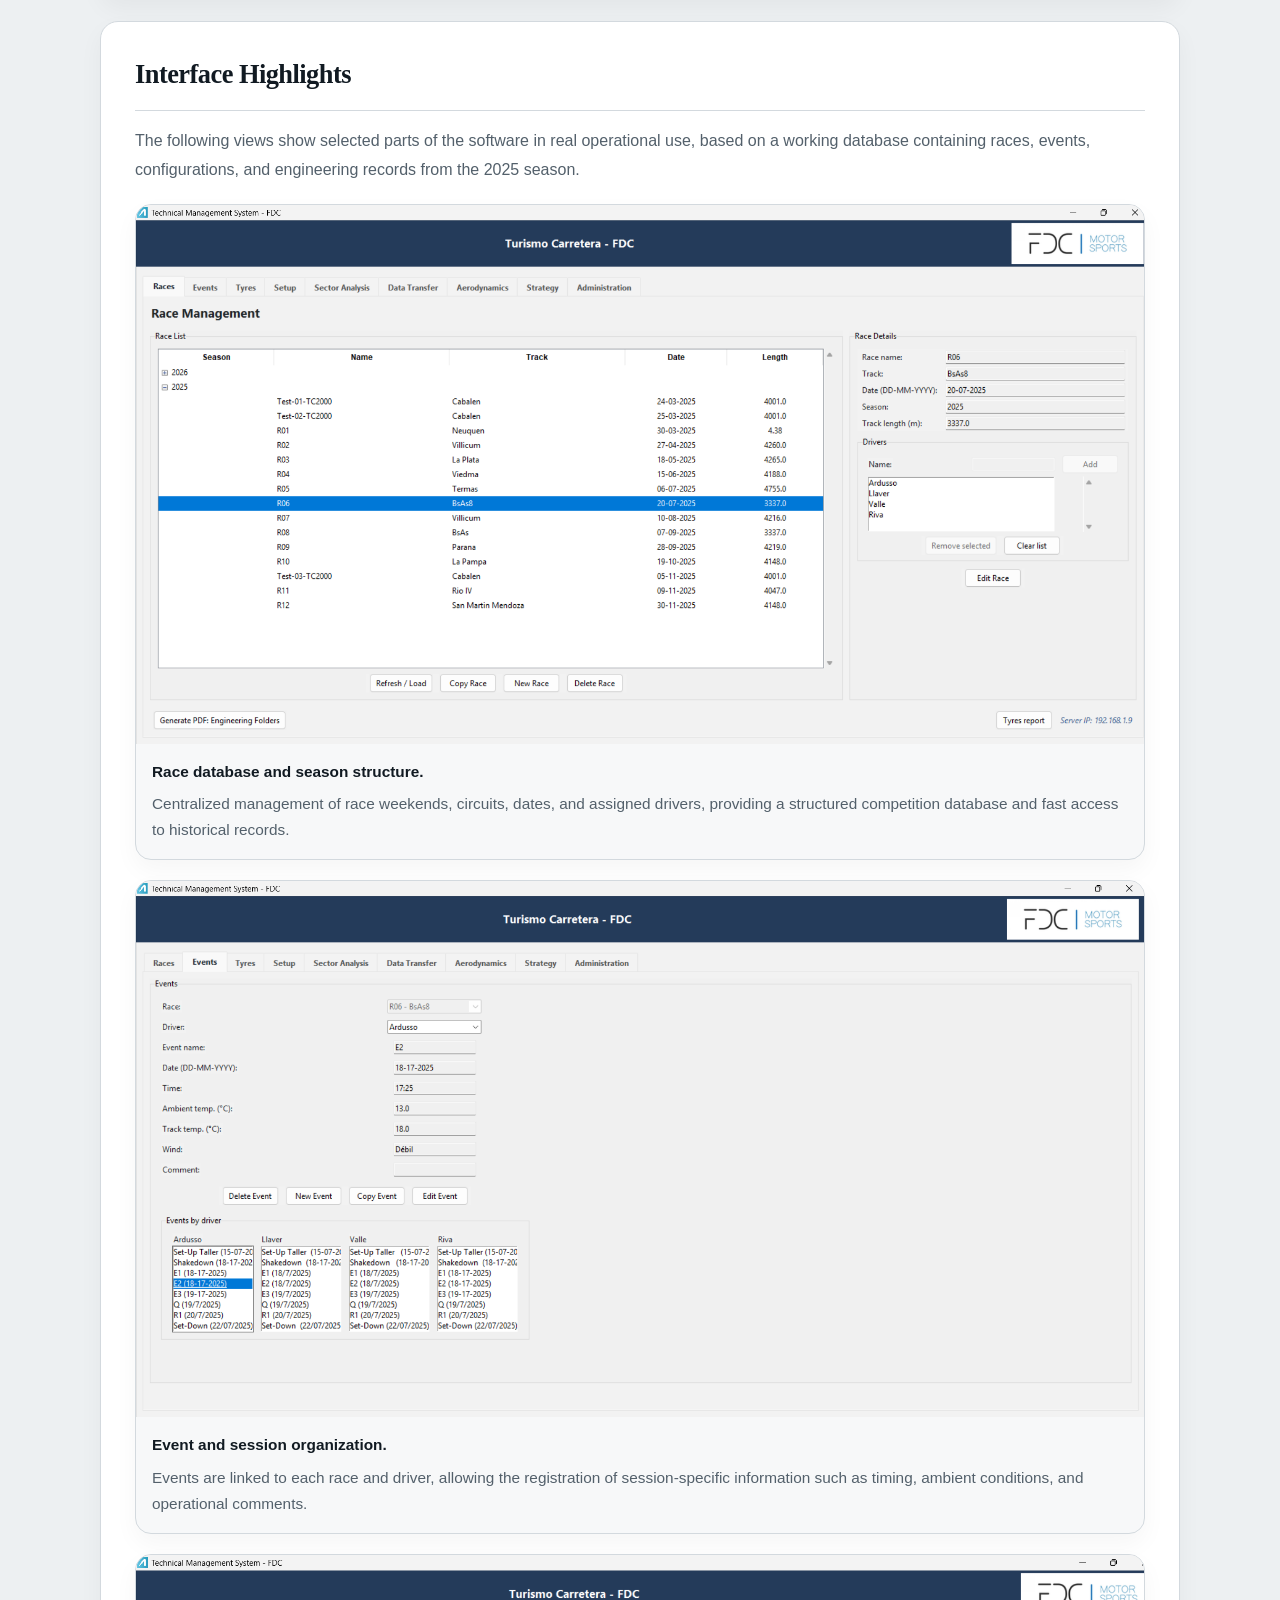
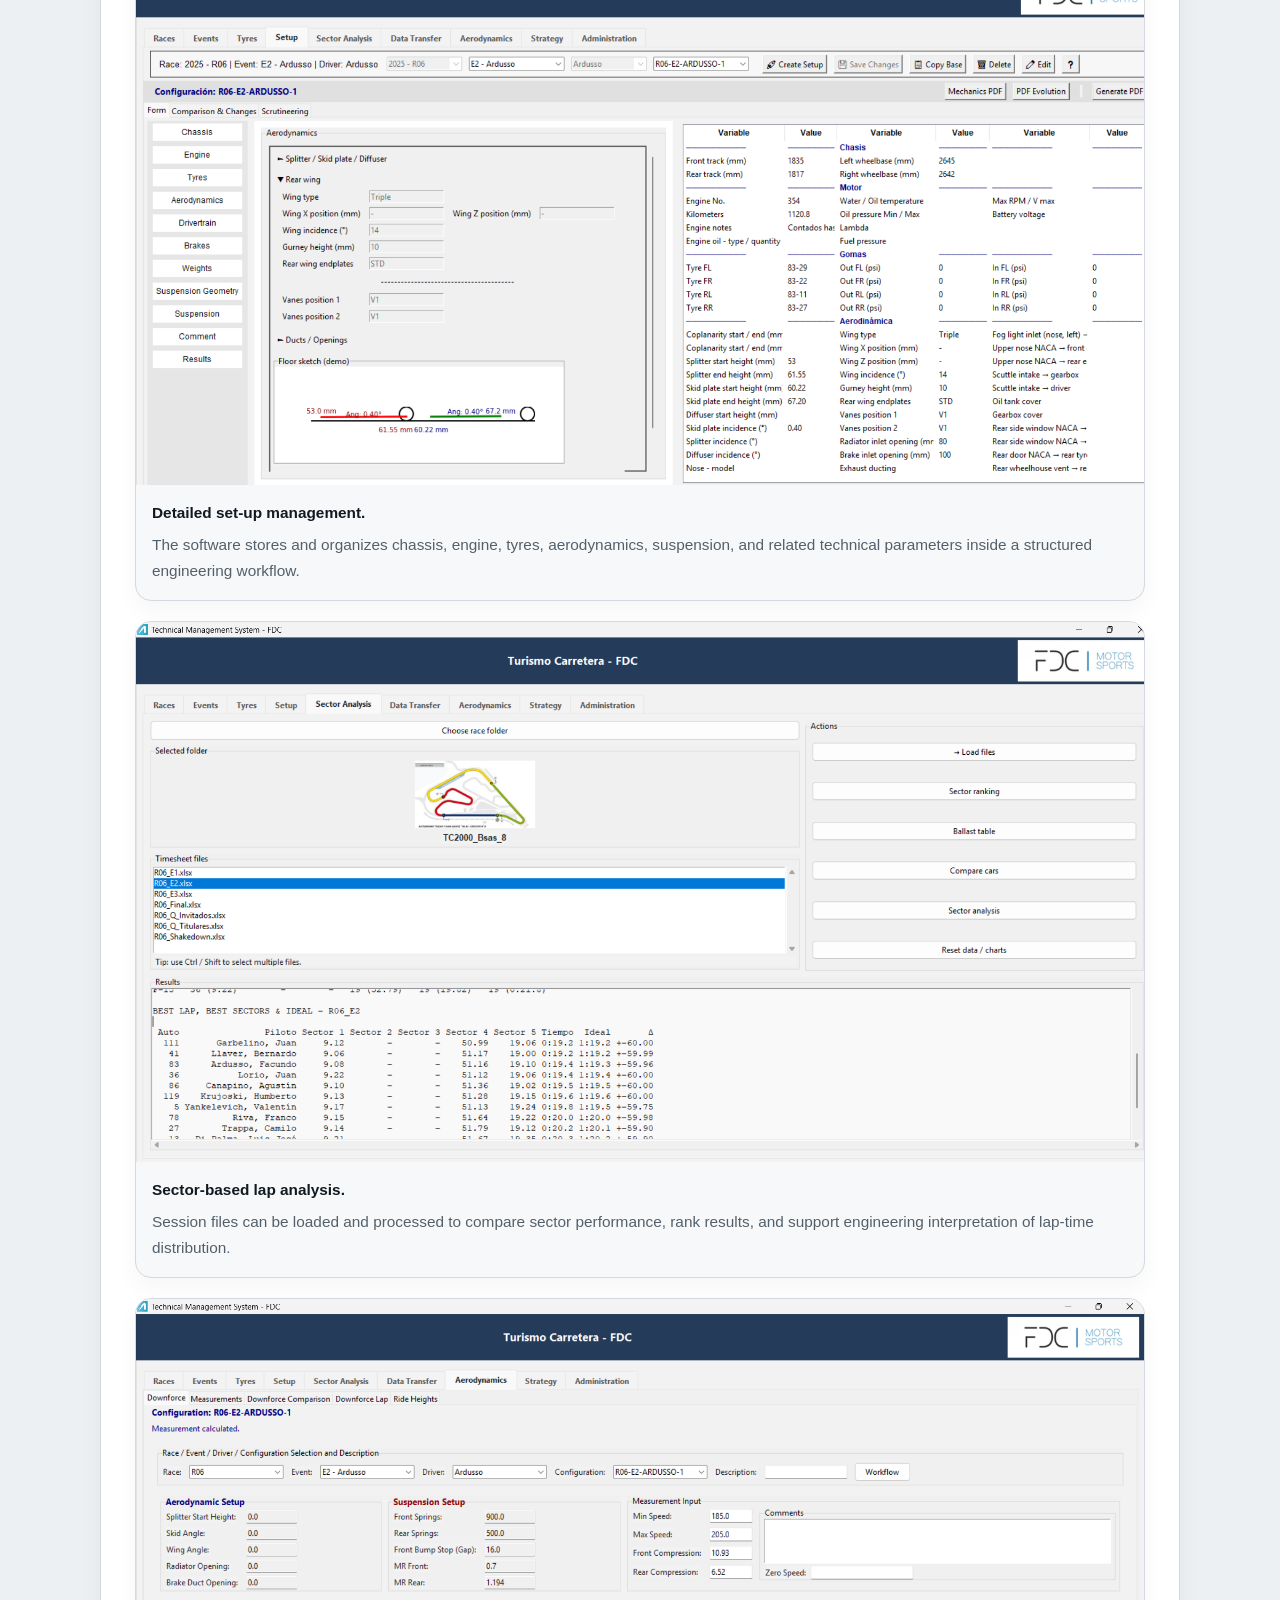
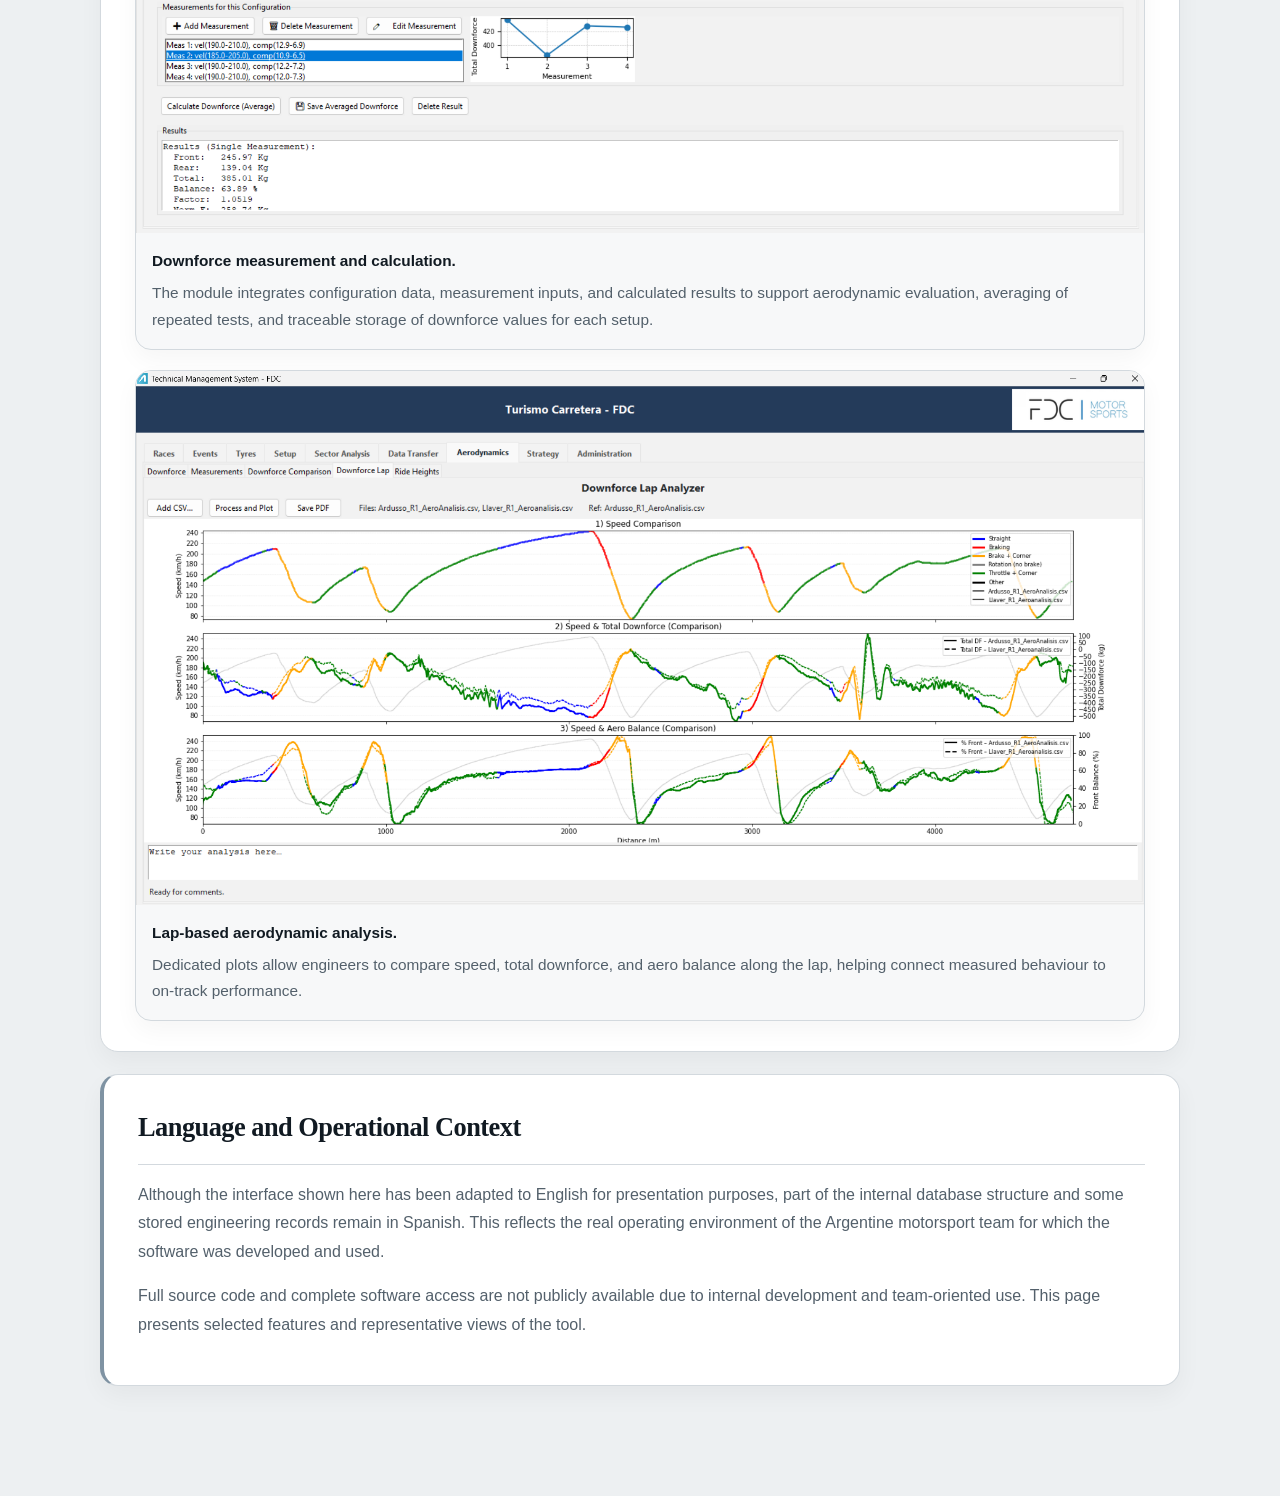
<file: motorsport-software.html>
<!DOCTYPE html>
<html lang="en">
<head>
  <meta charset="UTF-8" />
  <meta name="viewport" content="width=device-width, initial-scale=1.0" />
  <title>Motorsport Technical Management Software</title>
  <link rel="stylesheet" href="style.css" />
</head>
<body class="project-detail-page">
  <main class="project-page">
    <a class="back-link" href="index.html">Back to Portfolio</a>

    <header class="project-hero">
      <h1>Motorsport Technical Management Software</h1>
      <p class="project-subtitle">
        Internal engineering software developed to support technical data management, workflow organization, and future AI-assisted analysis in motorsport applications.
      </p>
      <p class="project-meta">FDC Diseño y Desarrollo | 2025 – Present</p>
    </header>

    <section class="project-section">
      <h2>Overview</h2>
      <p>
        This project consists of a motorsport-oriented technical software platform
        developed to support the organization, storage, and analysis of engineering
        data in competition environments. The application was designed to centralize
        information related to vehicle set-up, tyre usage, aerodynamic configuration,
        track sessions, and circuit studies into a structured and accessible workflow.
      </p>
    </section>

    <section class="project-section future-section">
      <h2>Current Development and Future Direction</h2>
      <p>
        The platform remains under active development as an internal engineering tool,
        with current efforts focused on improving data organization, expanding analysis
        modules, and making technical workflows more efficient in competition environments.
        One of the most important next steps is the integration of artificial intelligence
        within the application.
      </p>
      <p>
        The goal of this future development is to provide intelligent engineering support
        for tasks such as set-up optimization, comparison of previous configurations,
        identification of recurring trends across sessions, and faster interpretation of
        available technical data. In this context, AI is intended to become a key layer of
        assistance inside the software, helping engineers work more effectively while keeping
        final decision-making grounded in engineering criteria and trackside experience.
      </p>
    </section>

    <section class="project-section">
      <h2>The Challenge</h2>
      <p>
        In motorsport engineering, technical information is often scattered across
        spreadsheets, notes, setup sheets, and session records, making it difficult
        to maintain consistency, compare configurations, and quickly retrieve relevant
        data. The objective of this project was to build a dedicated software tool
        capable of improving traceability, workflow efficiency, and engineering access
        to critical competition data.
      </p>
    </section>

    <section class="project-section">
      <h2>My Role and Contribution</h2>
      <p>
        I led the development of the software from the ground up, using both my own
        trackside experience and continuous feedback from the race engineers responsible
        for the cars. This collaborative process allowed the tool to be shaped around real
        competition engineering needs, from database structure and interface design to the
        definition of the most relevant technical workflows and analysis modules.
      </p>
    </section>

    <section class="project-section">
      <h2>Interface Highlights</h2>
      <p>
        The following views show selected parts of the software in real operational use,
        based on a working database containing races, events, configurations, and engineering
        records from the 2025 season.
      </p>

      <div class="showcase-list">
        <figure class="showcase-card">
          <img src="app/race-management.png" alt="Race database and season structure" loading="lazy">
          <figcaption>
            <strong>Race database and season structure.</strong>
            Centralized management of race weekends, circuits, dates, and assigned drivers,
            providing a structured competition database and fast access to historical records.
          </figcaption>
        </figure>

        <figure class="showcase-card">
          <img src="app/event-management.png" alt="Event and session organization" loading="lazy">
          <figcaption>
            <strong>Event and session organization.</strong>
            Events are linked to each race and driver, allowing the registration of session-specific
            information such as timing, ambient conditions, and operational comments.
          </figcaption>
        </figure>

        <figure class="showcase-card">
          <img src="app/setup-module.png" alt="Detailed setup management module" loading="lazy">
          <figcaption>
            <strong>Detailed set-up management.</strong>
            The software stores and organizes chassis, engine, tyres, aerodynamics, suspension,
            and related technical parameters inside a structured engineering workflow.
          </figcaption>
        </figure>

        <figure class="showcase-card">
          <img src="app/sector-analysis.png" alt="Sector analysis and timesheet processing" loading="lazy">
          <figcaption>
            <strong>Sector-based lap analysis.</strong>
            Session files can be loaded and processed to compare sector performance, rank results,
            and support engineering interpretation of lap-time distribution.
          </figcaption>
        </figure>

        <figure class="showcase-card">
          <img src="app/downforce-comparison.png" alt="Downforce measurement and calculation module" loading="lazy">
          <figcaption>
            <strong>Downforce measurement and calculation.</strong>
            The module integrates configuration data, measurement inputs, and calculated results to
            support aerodynamic evaluation, averaging of repeated tests, and traceable storage of
            downforce values for each setup.
          </figcaption>
        </figure>

        <figure class="showcase-card">
          <img src="app/downforce-lap-analyzer.png" alt="Lap-based aerodynamic analysis plots" loading="lazy">
          <figcaption>
            <strong>Lap-based aerodynamic analysis.</strong>
            Dedicated plots allow engineers to compare speed, total downforce, and aero balance
            along the lap, helping connect measured behaviour to on-track performance.
          </figcaption>
        </figure>
      </div>
    </section>

    <section class="project-section context-note">
      <h2>Language and Operational Context</h2>
      <p>
        Although the interface shown here has been adapted to English for presentation purposes,
        part of the internal database structure and some stored engineering records remain in Spanish.
        This reflects the real operating environment of the Argentine motorsport team for which the
        software was developed and used.
      </p>
      <p>
        Full source code and complete software access are not publicly available due
        to internal development and team-oriented use. This page presents selected
        features and representative views of the tool.
      </p>
    </section>
  </main>
</body>
</html>
</file>
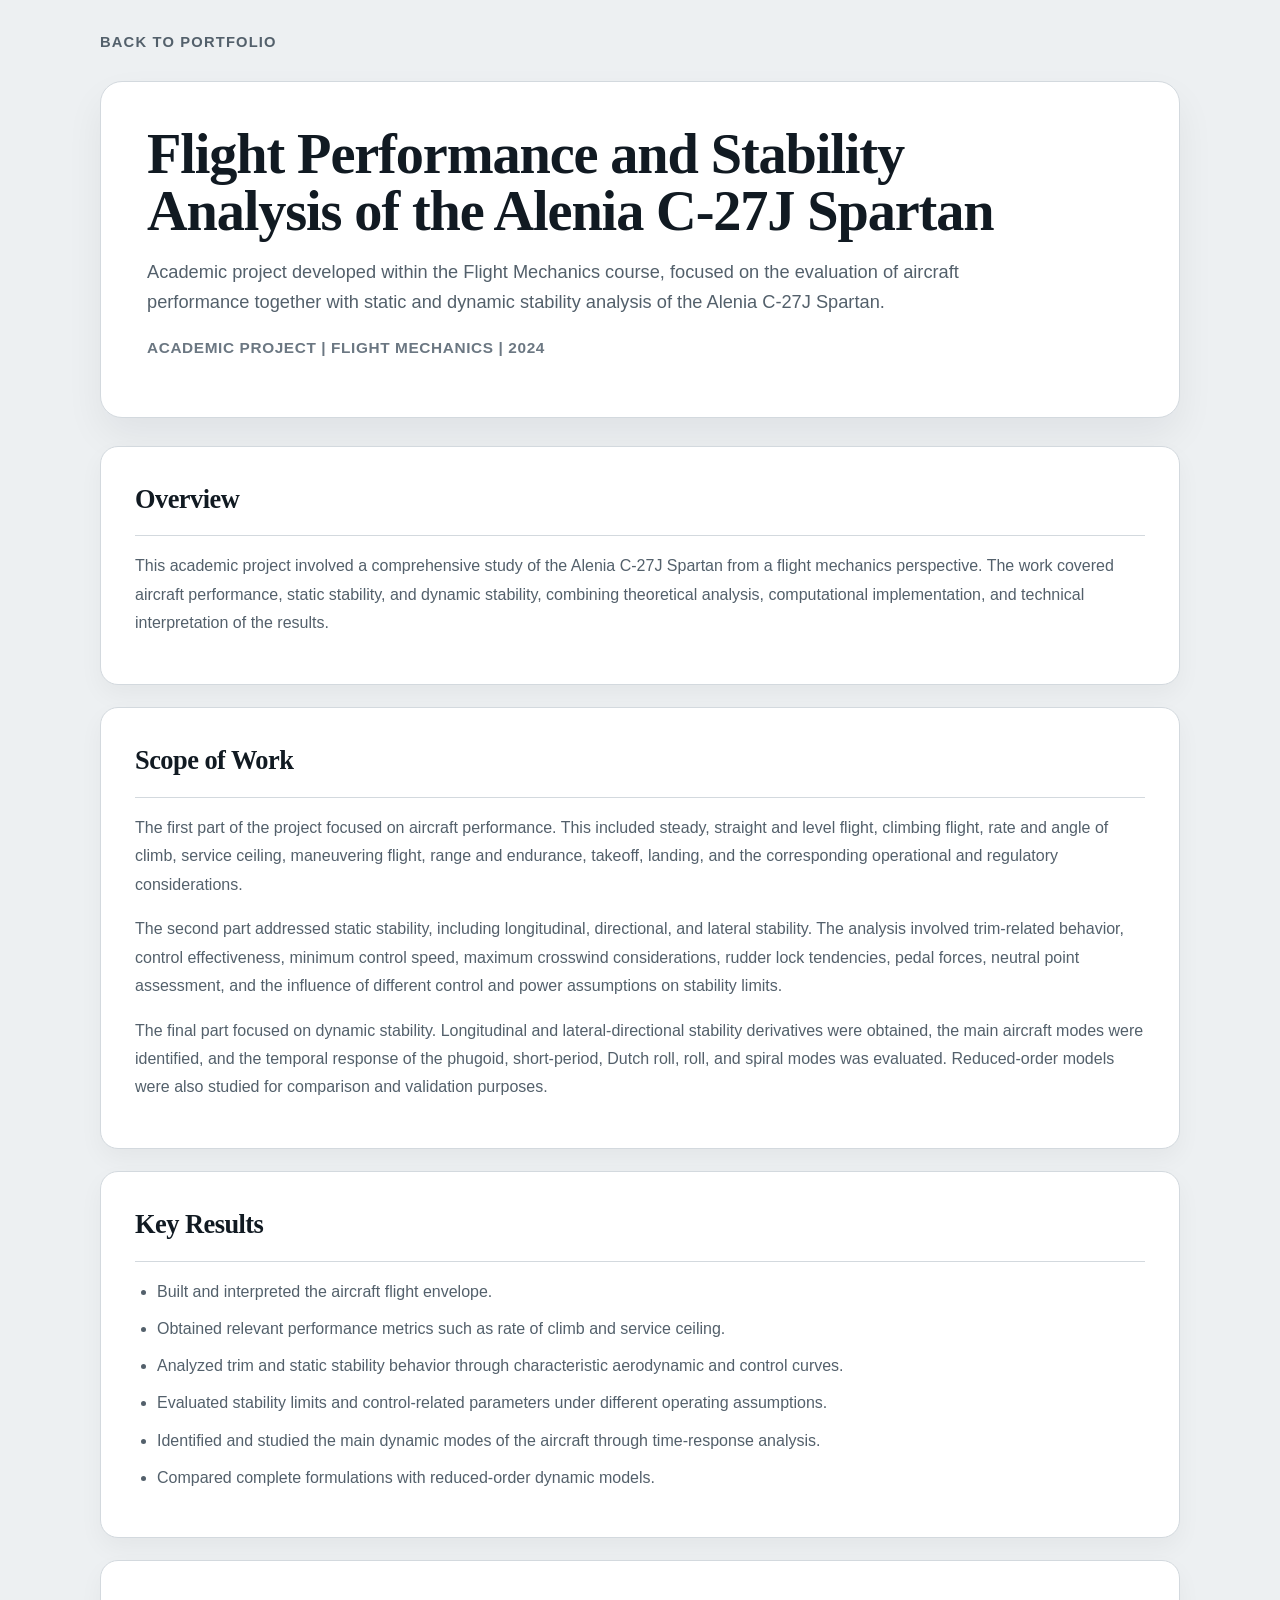
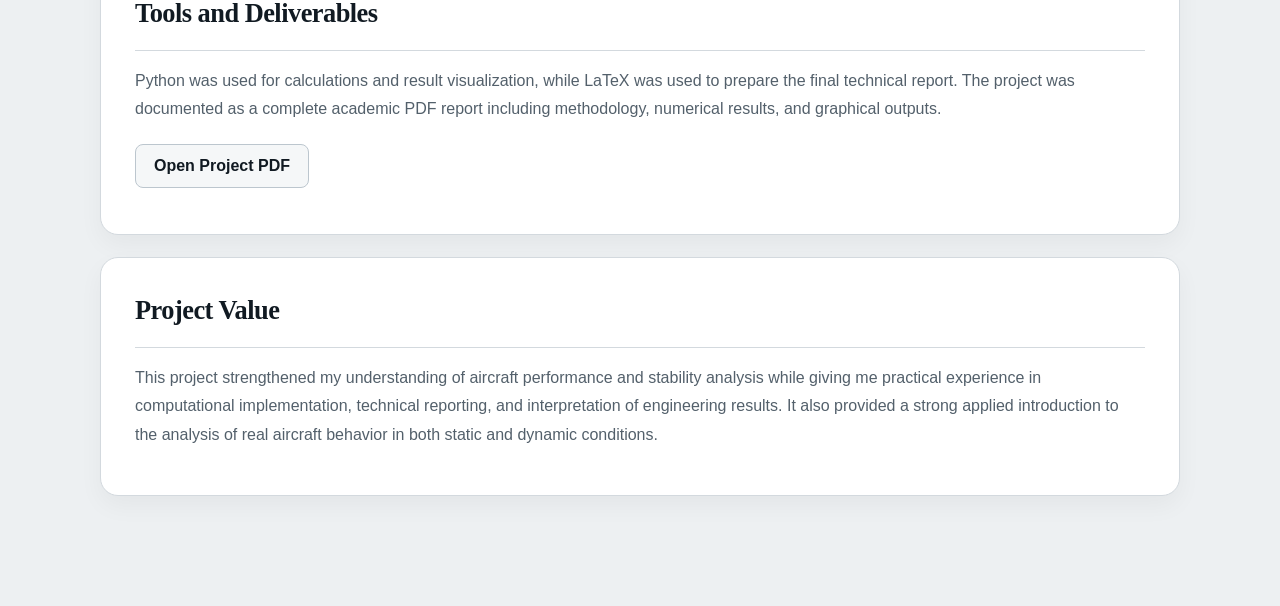
<file: spartan.html>
<!DOCTYPE html>
<html lang="en">
<head>
  <meta charset="UTF-8" />
  <meta name="viewport" content="width=device-width, initial-scale=1.0" />
  <title>Flight Performance and Stability Analysis of the Alenia C-27J Spartan</title>
  <link rel="stylesheet" href="style.css" />
</head>
<body class="project-detail-page">
  <main class="project-page">
    <a class="back-link" href="index.html">Back to Portfolio</a>

    <header class="project-hero">
      <h1>Flight Performance and Stability Analysis of the Alenia C-27J Spartan</h1>
      <p class="project-subtitle">
        Academic project developed within the Flight Mechanics course, focused on
        the evaluation of aircraft performance together with static and dynamic
        stability analysis of the Alenia C-27J Spartan.
      </p>
      <p class="project-meta">Academic Project | Flight Mechanics | 2024</p>
    </header>

    <section class="project-section">
      <h2>Overview</h2>
      <p>
        This academic project involved a comprehensive study of the Alenia C-27J Spartan
        from a flight mechanics perspective. The work covered aircraft performance,
        static stability, and dynamic stability, combining theoretical analysis,
        computational implementation, and technical interpretation of the results.
      </p>
    </section>

    <section class="project-section">
      <h2>Scope of Work</h2>
      <p>
        The first part of the project focused on aircraft performance. This included
        steady, straight and level flight, climbing flight, rate and angle of climb,
        service ceiling, maneuvering flight, range and endurance, takeoff, landing,
        and the corresponding operational and regulatory considerations.
      </p>

      <p>
        The second part addressed static stability, including longitudinal, directional,
        and lateral stability. The analysis involved trim-related behavior, control
        effectiveness, minimum control speed, maximum crosswind considerations, rudder
        lock tendencies, pedal forces, neutral point assessment, and the influence of
        different control and power assumptions on stability limits.
      </p>

      <p>
        The final part focused on dynamic stability. Longitudinal and lateral-directional
        stability derivatives were obtained, the main aircraft modes were identified,
        and the temporal response of the phugoid, short-period, Dutch roll, roll,
        and spiral modes was evaluated. Reduced-order models were also studied for
        comparison and validation purposes.
      </p>
    </section>

    <section class="project-section">
      <h2>Key Results</h2>
      <ul>
        <li>Built and interpreted the aircraft flight envelope.</li>
        <li>Obtained relevant performance metrics such as rate of climb and service ceiling.</li>
        <li>Analyzed trim and static stability behavior through characteristic aerodynamic and control curves.</li>
        <li>Evaluated stability limits and control-related parameters under different operating assumptions.</li>
        <li>Identified and studied the main dynamic modes of the aircraft through time-response analysis.</li>
        <li>Compared complete formulations with reduced-order dynamic models.</li>
      </ul>
    </section>

    <section class="project-section">
      <h2>Tools and Deliverables</h2>
      <p>
        Python was used for calculations and result visualization, while LaTeX was used
        to prepare the final technical report. The project was documented as a complete
        academic PDF report including methodology, numerical results, and graphical outputs.
      </p>

      <p class="project-links-inline">
        <a href="docs/Spartan_C27j_2024.pdf" target="_blank">Open Project PDF</a>
      </p>
    </section>

    <section class="project-section">
      <h2>Project Value</h2>
      <p>
        This project strengthened my understanding of aircraft performance and stability
        analysis while giving me practical experience in computational implementation,
        technical reporting, and interpretation of engineering results. It also provided
        a strong applied introduction to the analysis of real aircraft behavior in both
        static and dynamic conditions.
      </p>
    </section>
  </main>
</body>
</html>
</file>
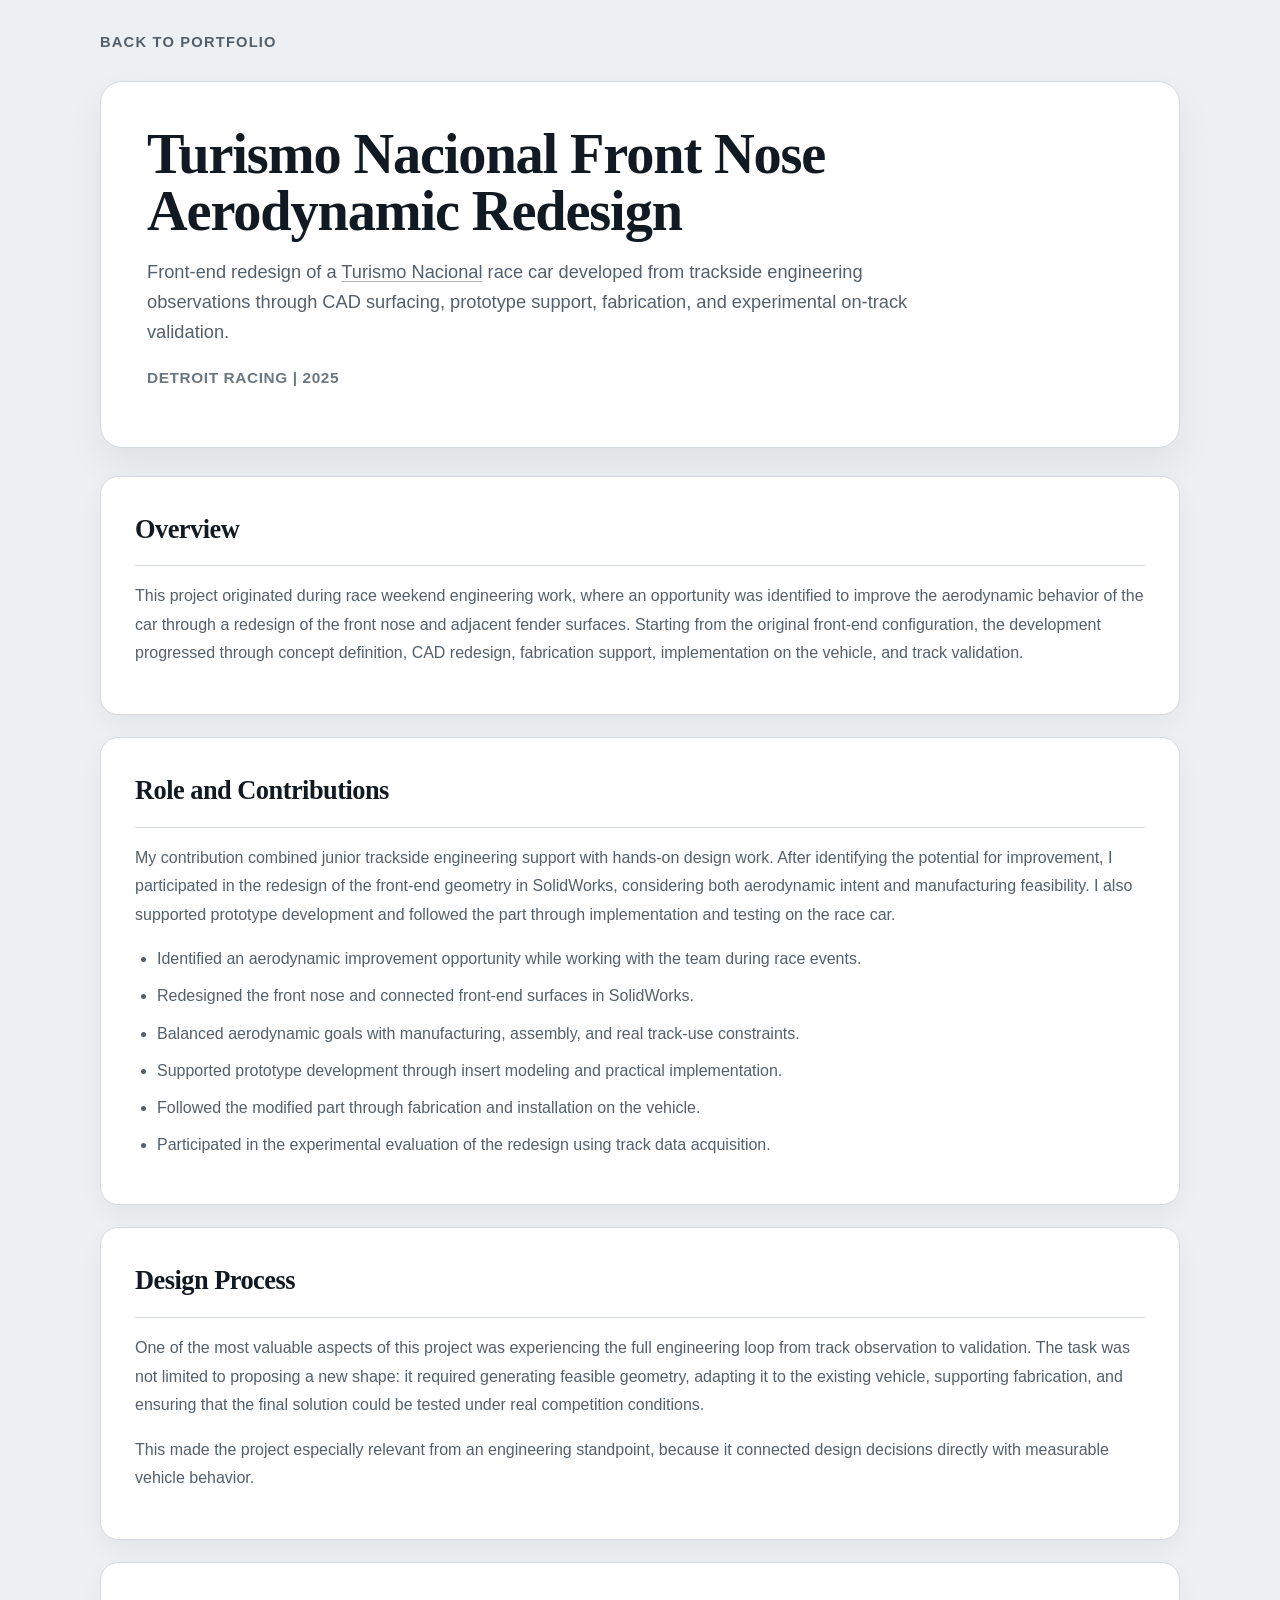
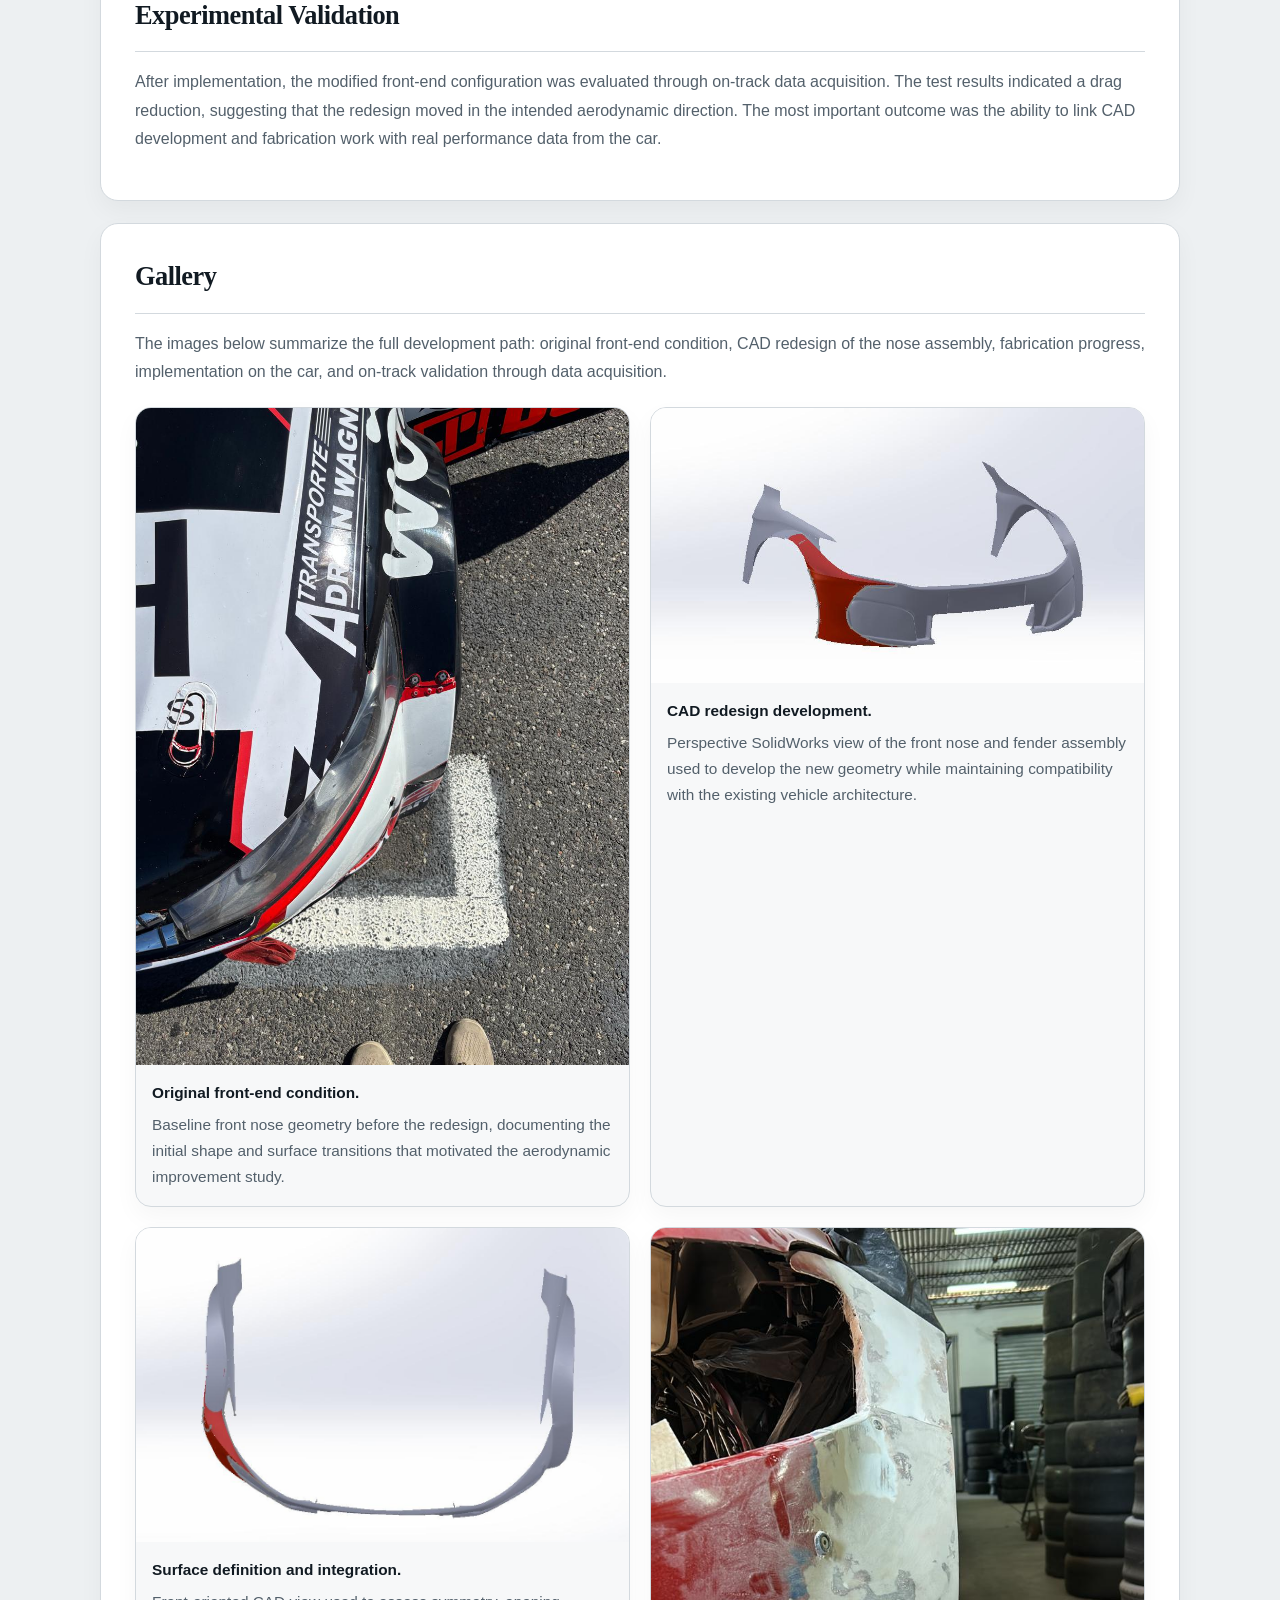
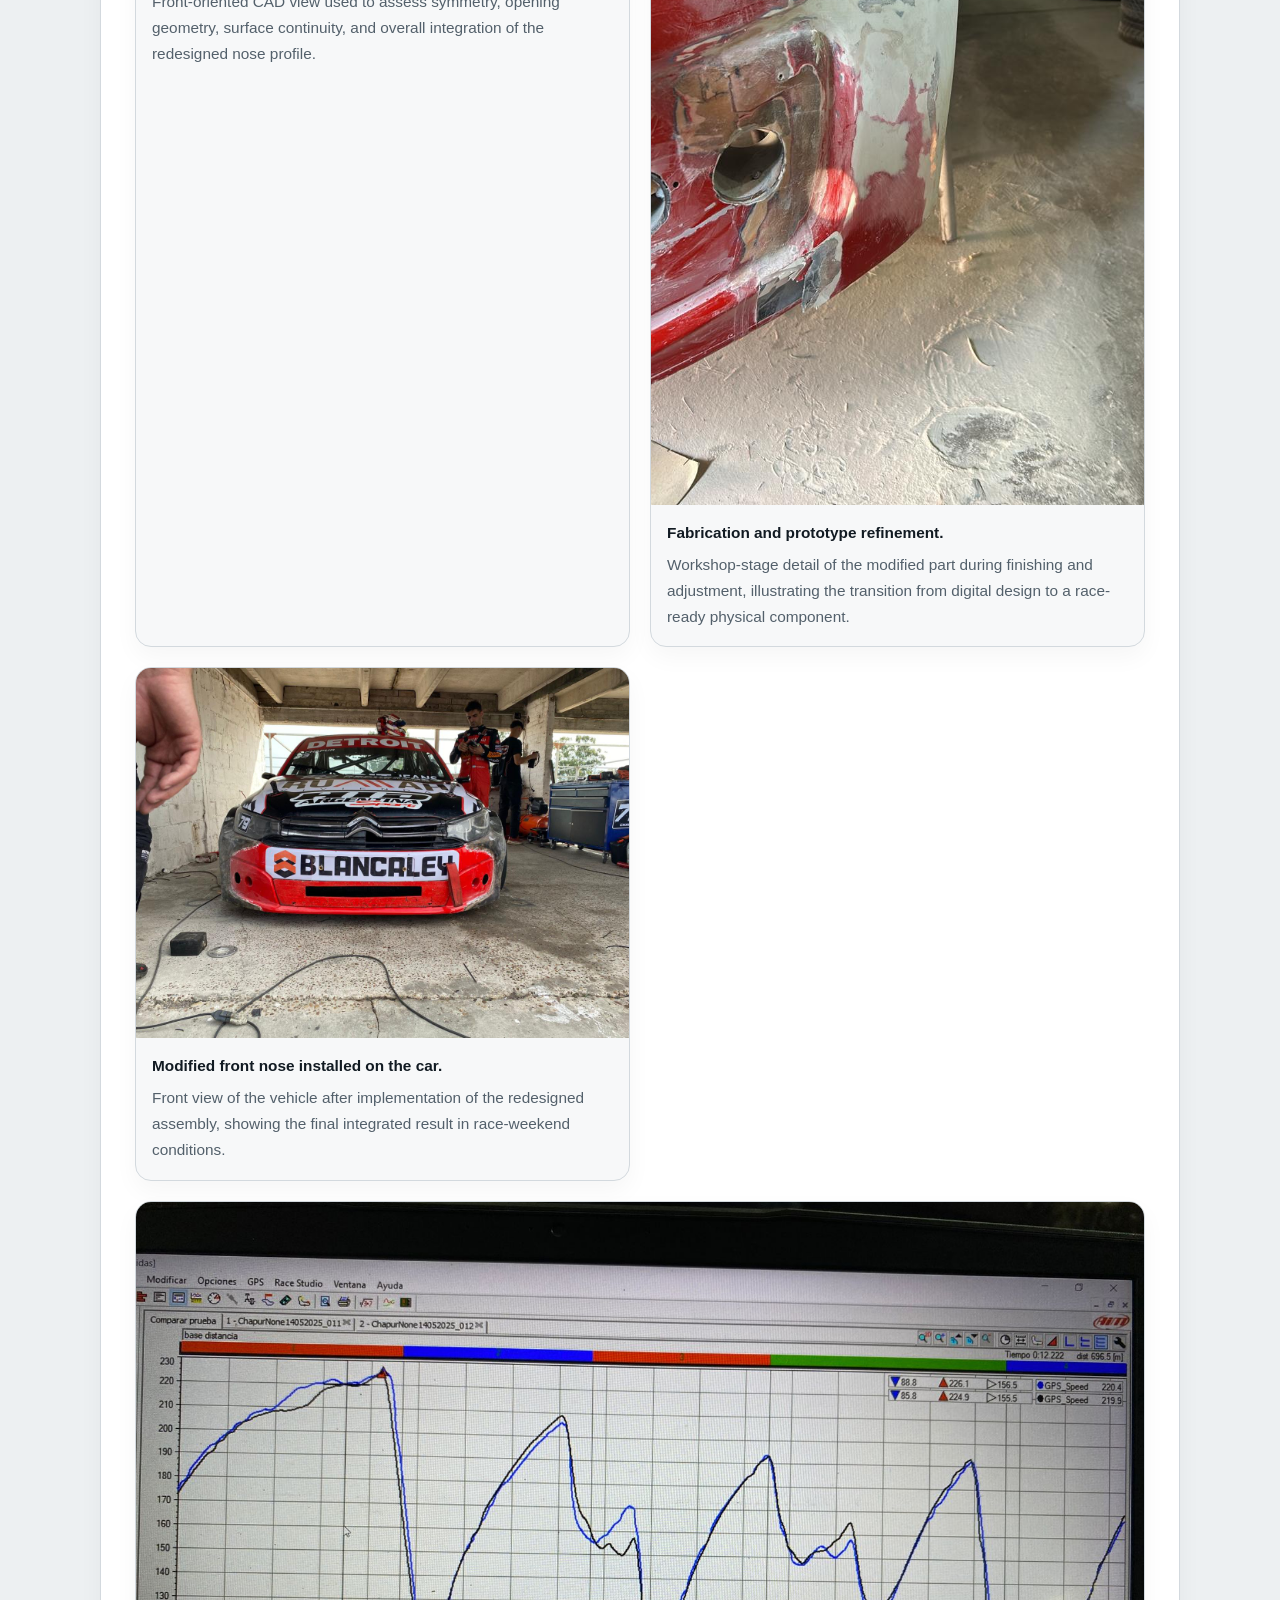
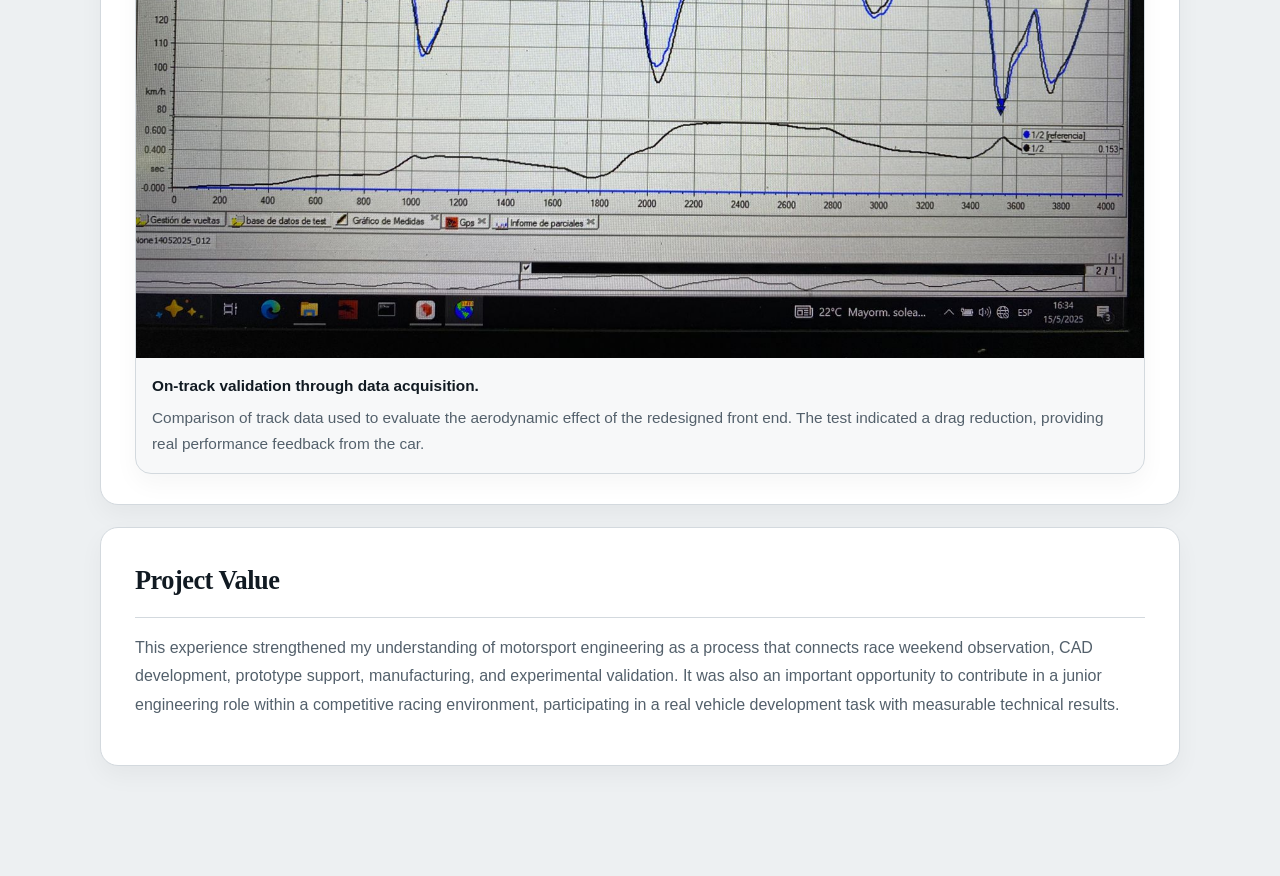
<file: tn-nose.html>
<!DOCTYPE html>
<html lang="en">
<head>
  <meta charset="UTF-8" />
  <meta name="viewport" content="width=device-width, initial-scale=1.0" />
  <title>Turismo Nacional Front Nose Aerodynamic Redesign</title>
  <link rel="stylesheet" href="style.css" />
</head>
<body class="project-detail-page">
  <main class="project-page">
    <a class="back-link" href="index.html">Back to Portfolio</a>

    <header class="project-hero">
      <h1>Turismo Nacional Front Nose Aerodynamic Redesign</h1>
      <p class="project-subtitle">
        Front-end redesign of a <a href="https://apat.org.ar/" target="_blank" rel="noopener noreferrer">Turismo Nacional</a> race car developed from trackside
        engineering observations through CAD surfacing, prototype support, fabrication,
        and experimental on-track validation.
      </p>
      <p class="project-meta">Detroit Racing | 2025</p>
    </header>

    <section class="project-section">
      <h2>Overview</h2>
      <p>
        This project originated during race weekend engineering work, where an opportunity
        was identified to improve the aerodynamic behavior of the car through a redesign
        of the front nose and adjacent fender surfaces. Starting from the original front-end
        configuration, the development progressed through concept definition, CAD redesign,
        fabrication support, implementation on the vehicle, and track validation.
      </p>
    </section>

    <section class="project-section">
      <h2>Role and Contributions</h2>
      <p>
        My contribution combined junior trackside engineering support with hands-on design work.
        After identifying the potential for improvement, I participated in the redesign of the
        front-end geometry in SolidWorks, considering both aerodynamic intent and manufacturing
        feasibility. I also supported prototype development and followed the part through
        implementation and testing on the race car.
      </p>

      <ul>
        <li>Identified an aerodynamic improvement opportunity while working with the team during race events.</li>
        <li>Redesigned the front nose and connected front-end surfaces in SolidWorks.</li>
        <li>Balanced aerodynamic goals with manufacturing, assembly, and real track-use constraints.</li>
        <li>Supported prototype development through insert modeling and practical implementation.</li>
        <li>Followed the modified part through fabrication and installation on the vehicle.</li>
        <li>Participated in the experimental evaluation of the redesign using track data acquisition.</li>
      </ul>
    </section>

    <section class="project-section">
      <h2>Design Process</h2>
      <p>
        One of the most valuable aspects of this project was experiencing the full engineering
        loop from track observation to validation. The task was not limited to proposing a new
        shape: it required generating feasible geometry, adapting it to the existing vehicle,
        supporting fabrication, and ensuring that the final solution could be tested under
        real competition conditions.
      </p>
      <p>
        This made the project especially relevant from an engineering standpoint, because it
        connected design decisions directly with measurable vehicle behavior.
      </p>
    </section>

    <section class="project-section">
      <h2>Experimental Validation</h2>
      <p>
        After implementation, the modified front-end configuration was evaluated through
        on-track data acquisition. The test results indicated a drag reduction,
        suggesting that the redesign moved in the intended aerodynamic direction.
        The most important outcome was the ability
        to link CAD development and fabrication work with real performance data from the car.
      </p>
    </section>

    <section class="project-section">
      <h2>Gallery</h2>
      <p>
        The images below summarize the full development path: original front-end condition,
        CAD redesign of the nose assembly, fabrication progress, implementation on the car,
        and on-track validation through data acquisition.
      </p>

      <div class="showcase-grid">
        <figure class="showcase-card">
          <img src="tn/tn-front-nose-original.jpeg" alt="Original Turismo Nacional front nose before redesign" loading="lazy">
          <figcaption>
            <strong>Original front-end condition.</strong>
            Baseline front nose geometry before the redesign, documenting the initial shape
            and surface transitions that motivated the aerodynamic improvement study.
          </figcaption>
        </figure>

        <figure class="showcase-card">
          <img src="tn/tn-nose-cad-perspective.jpeg" alt="Perspective CAD view of the redesigned Turismo Nacional front nose" loading="lazy">
          <figcaption>
            <strong>CAD redesign development.</strong>
            Perspective SolidWorks view of the front nose and fender assembly used to develop
            the new geometry while maintaining compatibility with the existing vehicle architecture.
          </figcaption>
        </figure>

        <figure class="showcase-card">
          <img src="tn/tn-nose-cad-front.jpeg" alt="Front CAD view of the redesigned Turismo Nacional front nose" loading="lazy">
          <figcaption>
            <strong>Surface definition and integration.</strong>
            Front-oriented CAD view used to assess symmetry, opening geometry, surface continuity,
            and overall integration of the redesigned nose profile.
          </figcaption>
        </figure>

        <figure class="showcase-card">
          <img src="tn/tn-fabrication-detail.jpeg" alt="Fabrication detail of the Turismo Nacional front nose prototype" loading="lazy">
          <figcaption>
            <strong>Fabrication and prototype refinement.</strong>
            Workshop-stage detail of the modified part during finishing and adjustment, illustrating
            the transition from digital design to a race-ready physical component.
          </figcaption>
        </figure>

        <figure class="showcase-card">
          <img src="tn/tn-car-front-modified.jpeg" alt="Turismo Nacional race car with modified front nose installed" loading="lazy">
          <figcaption>
            <strong>Modified front nose installed on the car.</strong>
            Front view of the vehicle after implementation of the redesigned assembly,
            showing the final integrated result in race-weekend conditions.
          </figcaption>
        </figure>
      </div>

      <div class="showcase-grid wide">
        <figure class="showcase-card">
          <img src="tn/tn-track-data-validation.jpeg" alt="Track data acquisition comparison used for front-end validation" loading="lazy">
          <figcaption>
            <strong>On-track validation through data acquisition.</strong>
            Comparison of track data used to evaluate the aerodynamic effect of the redesigned front end.
            The test indicated a drag reduction, providing real performance feedback from the car.
          </figcaption>
        </figure>
      </div>
    </section>

    <section class="project-section">
      <h2>Project Value</h2>
      <p>
        This experience strengthened my understanding of motorsport engineering as a process that
        connects race weekend observation, CAD development, prototype support, manufacturing, and
        experimental validation. It was also an important opportunity to contribute in a junior
        engineering role within a competitive racing environment, participating in a real vehicle
        development task with measurable technical results.
      </p>
    </section>
  </main>
</body>
</html>
</file>
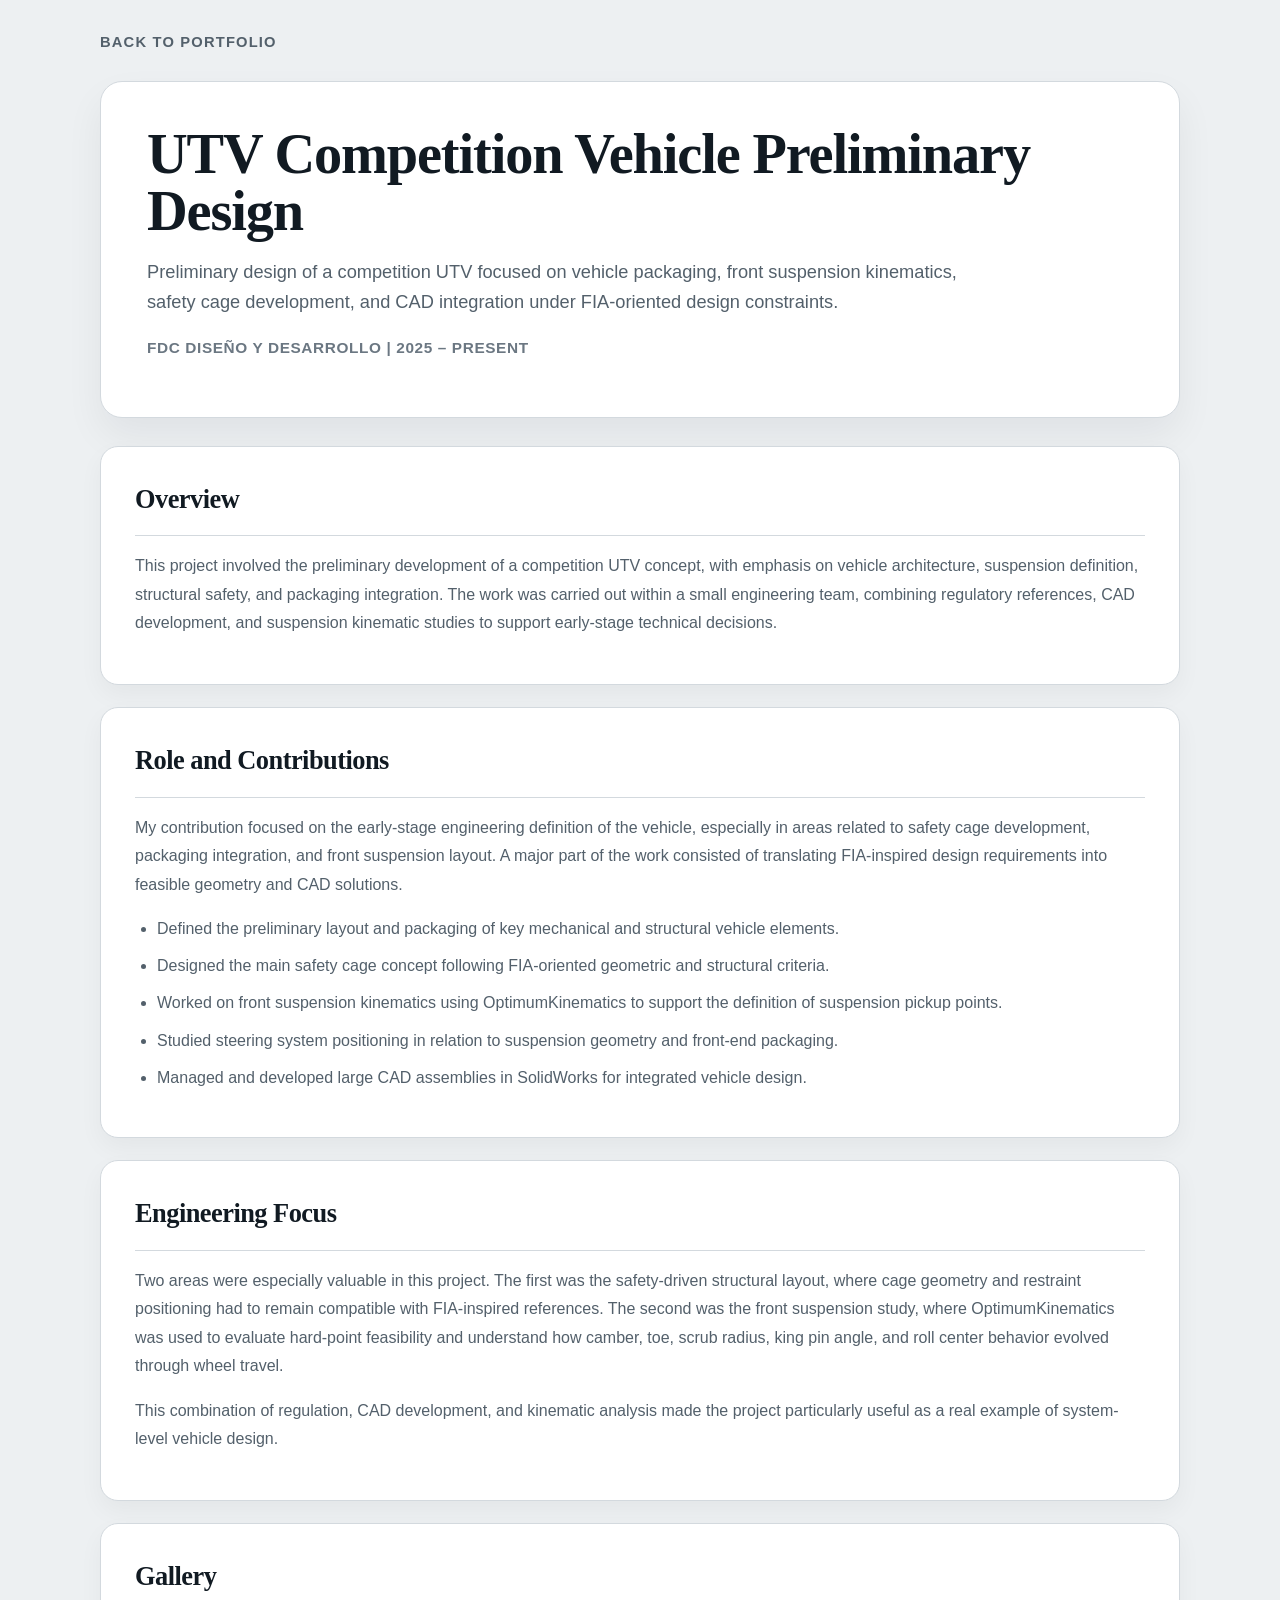
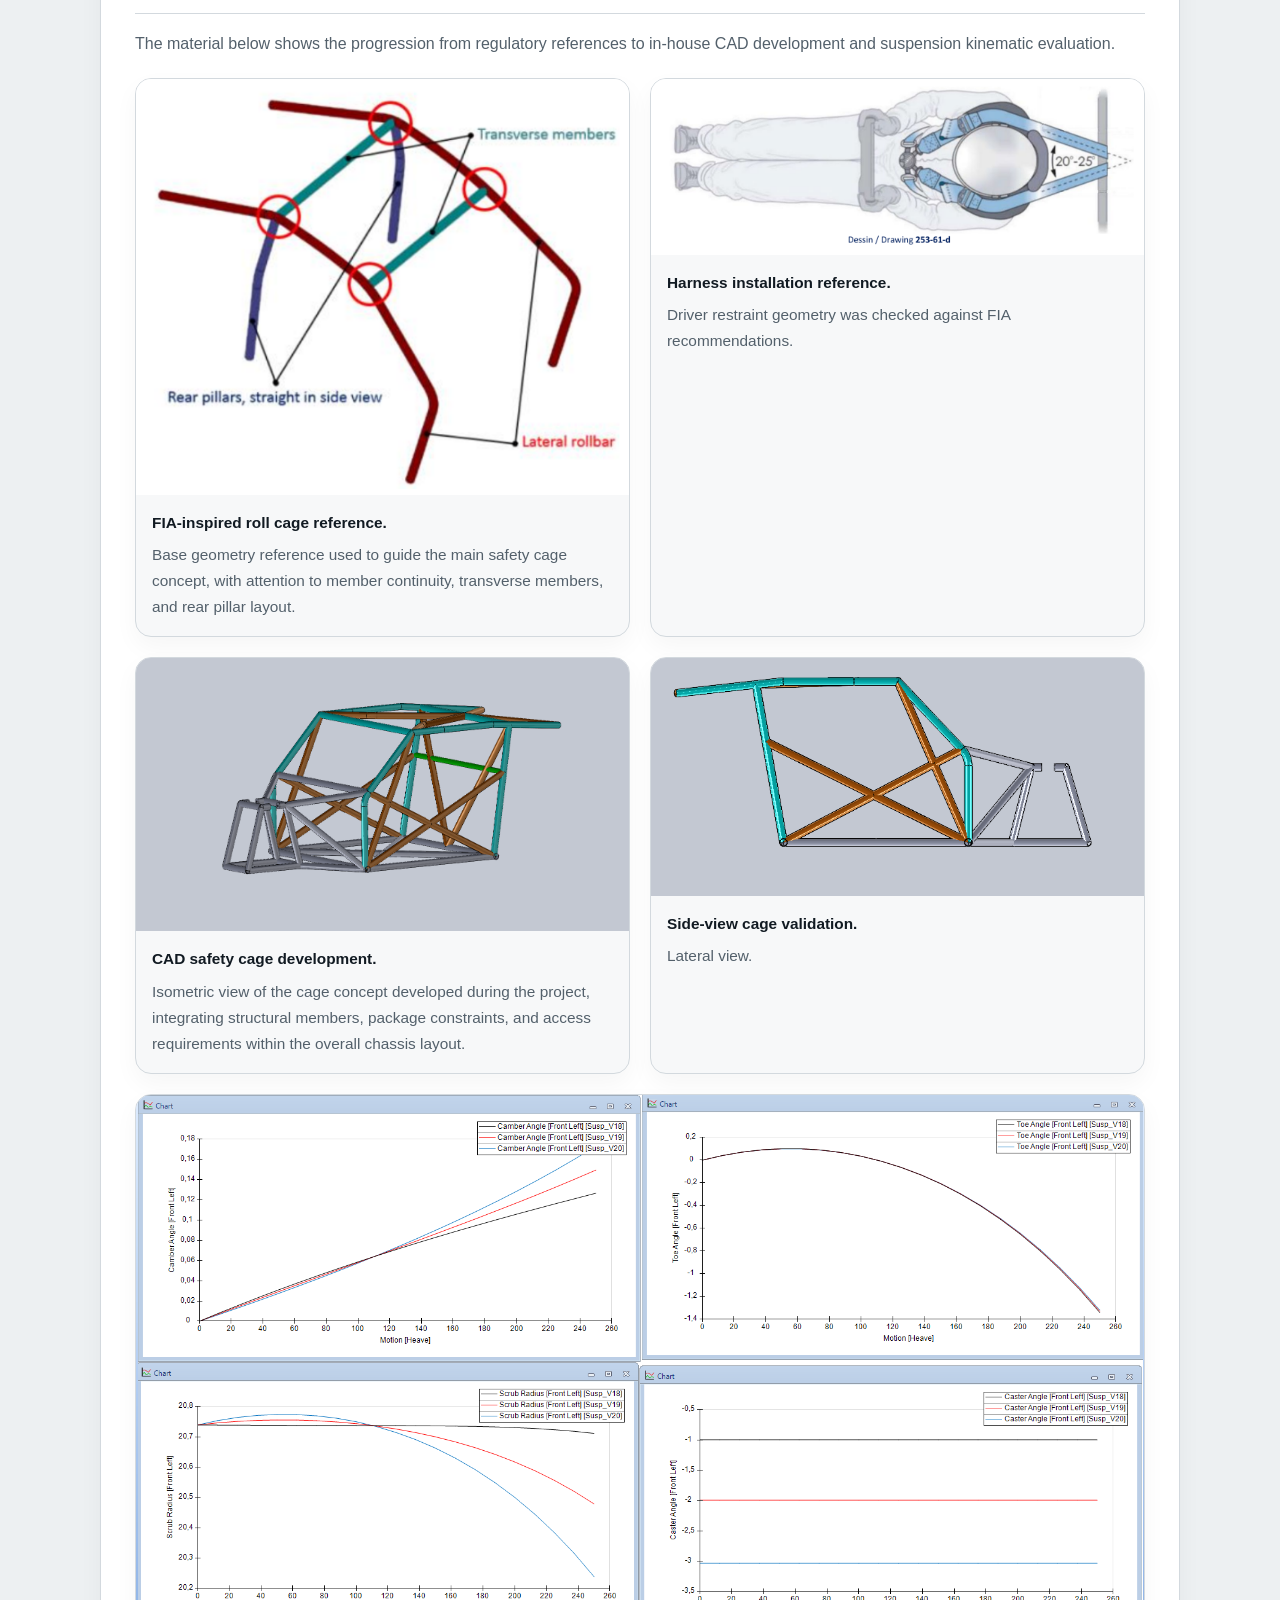
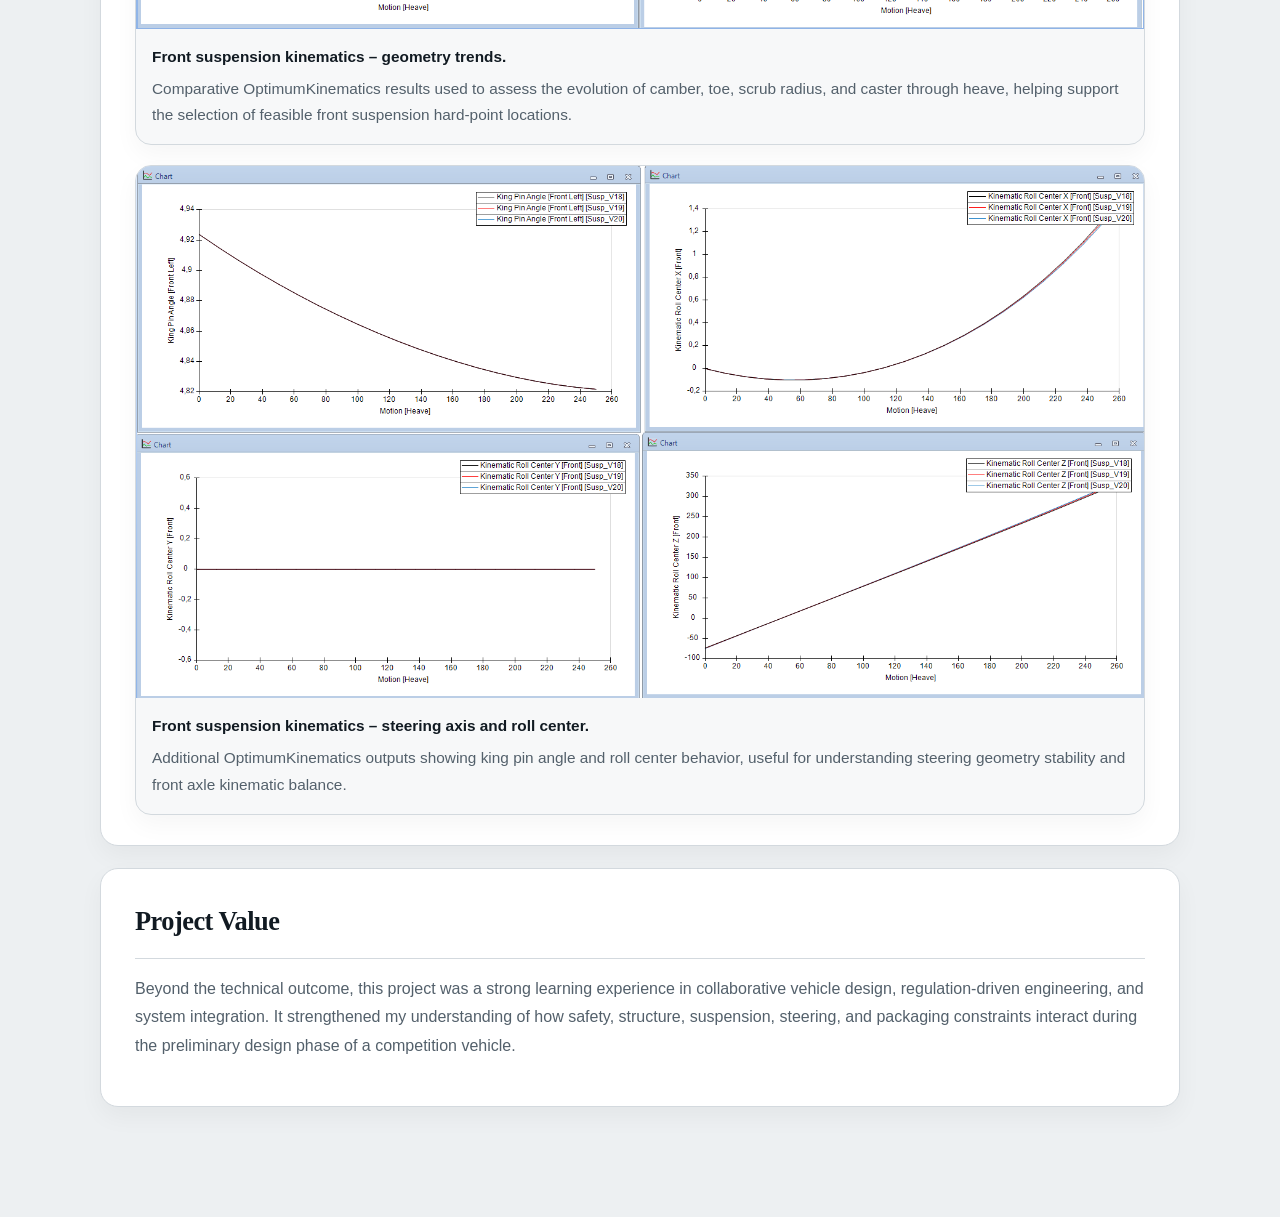
<file: utv.html>
<!DOCTYPE html>
<html lang="en">
<head>
  <meta charset="UTF-8" />
  <meta name="viewport" content="width=device-width, initial-scale=1.0" />
  <title>UTV Competition Vehicle Preliminary Design</title>
  <link rel="stylesheet" href="style.css" />
</head>
<body class="project-detail-page">
  <main class="project-page">
    <a class="back-link" href="index.html">Back to Portfolio</a>

    <header class="project-hero">
      <h1>UTV Competition Vehicle Preliminary Design</h1>
      <p class="project-subtitle">
        Preliminary design of a competition UTV focused on vehicle packaging,
        front suspension kinematics, safety cage development, and CAD integration
        under FIA-oriented design constraints.
      </p>
      <p class="project-meta">FDC Diseño y Desarrollo | 2025 – Present</p>
    </header>

    <section class="project-section">
      <h2>Overview</h2>
      <p>
        This project involved the preliminary development of a competition UTV concept,
        with emphasis on vehicle architecture, suspension definition, structural safety,
        and packaging integration. The work was carried out within a small engineering team,
        combining regulatory references, CAD development, and suspension kinematic studies
        to support early-stage technical decisions.
      </p>
    </section>

    <section class="project-section">
      <h2>Role and Contributions</h2>
      <p>
        My contribution focused on the early-stage engineering definition of the vehicle,
        especially in areas related to safety cage development, packaging integration,
        and front suspension layout. A major part of the work consisted of translating
        FIA-inspired design requirements into feasible geometry and CAD solutions.
      </p>

      <ul>
        <li>Defined the preliminary layout and packaging of key mechanical and structural vehicle elements.</li>
        <li>Designed the main safety cage concept following FIA-oriented geometric and structural criteria.</li>
        <li>Worked on front suspension kinematics using OptimumKinematics to support the definition of suspension pickup points.</li>
        <li>Studied steering system positioning in relation to suspension geometry and front-end packaging.</li>
        <li>Managed and developed large CAD assemblies in SolidWorks for integrated vehicle design.</li>
      </ul>
    </section>

    <section class="project-section">
      <h2>Engineering Focus</h2>
      <p>
        Two areas were especially valuable in this project. The first was the safety-driven
        structural layout, where cage geometry and restraint positioning had to remain compatible
        with FIA-inspired references. The second was the front suspension study, where
        OptimumKinematics was used to evaluate hard-point feasibility and understand how
        camber, toe, scrub radius, king pin angle, and roll center behavior evolved through wheel travel.
      </p>
      <p>
        This combination of regulation, CAD development, and kinematic analysis made the project
        particularly useful as a real example of system-level vehicle design.
      </p>
    </section>

    <section class="project-section">
      <h2>Gallery</h2>
      <p>
        The material below shows the progression from regulatory references to in-house CAD development
        and suspension kinematic evaluation.
      </p>

      <div class="showcase-grid">
        <figure class="showcase-card">
          <img src="utv/fia-annex-j-roll-cage.png" alt="FIA Annex J reference for roll cage geometry" loading="lazy">
          <figcaption>
            <strong>FIA-inspired roll cage reference.</strong>
            Base geometry reference used to guide the main safety cage concept, with attention to
            member continuity, transverse members, and rear pillar layout.
          </figcaption>
        </figure>

        <figure class="showcase-card">
          <img src="utv/fia-harness-reference.png" alt="FIA harness installation reference drawing" loading="lazy">
          <figcaption>
            <strong>Harness installation reference.</strong>
            Driver restraint geometry was checked against FIA recommendations.
          </figcaption>
        </figure>

        <figure class="showcase-card">
          <img src="utv/utv-roll-cage-isometric.png" alt="Isometric CAD view of the UTV safety cage" loading="lazy">
          <figcaption>
            <strong>CAD safety cage development.</strong>
            Isometric view of the cage concept developed during the project, integrating structural
            members, package constraints, and access requirements within the overall chassis layout.
          </figcaption>
        </figure>

        <figure class="showcase-card">
          <img src="utv/utv-roll-cage-side.png" alt="Lateral CAD view of the UTV safety cage" loading="lazy">
          <figcaption>
            <strong>Side-view cage validation.</strong>
            Lateral view.
          </figcaption>
        </figure>
      </div>

      <div class="showcase-grid wide">
        <figure class="showcase-card">
          <img src="utv/optimumk-camber-toe-scrub-caster.png" alt="OptimumKinematics results for camber, toe, scrub radius and caster" loading="lazy">
          <figcaption>
            <strong>Front suspension kinematics – geometry trends.</strong>
            Comparative OptimumKinematics results used to assess the evolution of camber, toe,
            scrub radius, and caster through heave, helping support the selection of feasible
            front suspension hard-point locations.
          </figcaption>
        </figure>

        <figure class="showcase-card">
          <img src="utv/optimumk-kpi-roll-center.png" alt="OptimumKinematics results for king pin angle and roll center behavior" loading="lazy">
          <figcaption>
            <strong>Front suspension kinematics – steering axis and roll center.</strong>
            Additional OptimumKinematics outputs showing king pin angle and roll center behavior,
            useful for understanding steering geometry stability and front axle kinematic balance.
          </figcaption>
        </figure>
      </div>
    </section>

    <section class="project-section">
      <h2>Project Value</h2>
      <p>
        Beyond the technical outcome, this project was a strong learning experience in collaborative
        vehicle design, regulation-driven engineering, and system integration. It strengthened my
        understanding of how safety, structure, suspension, steering, and packaging constraints interact
        during the preliminary design phase of a competition vehicle.
      </p>
    </section>
  </main>
</body>
</html>
</file>
<file: style.css>
:root {
  --page-bg: #edf0f2;
  --surface: #ffffff;
  --surface-muted: #f7f8f9;
  --border: #d3d9de;
  --border-strong: #bcc6ce;
  --text: #18212a;
  --text-muted: #53606b;
  --text-soft: #6b7782;
  --accent: #23384a;
  --accent-soft: #e6ebef;
  --shadow-soft: 0 12px 30px rgba(16, 24, 32, 0.05);
}

*,
*::before,
*::after {
  box-sizing: border-box;
}

html {
  scroll-behavior: smooth;
}

body {
  margin: 0;
  background: var(--page-bg);
  color: var(--text);
  font-family: "Aptos", "Segoe UI", "Helvetica Neue", Arial, sans-serif;
  line-height: 1.7;
}

img {
  max-width: 100%;
}

a {
  color: inherit;
  font: inherit;
  text-decoration-line: underline;
  text-decoration-thickness: 1px;
  text-underline-offset: 0.18em;
  text-decoration-color: rgba(24, 33, 42, 0.34);
}

a:hover {
  text-decoration-color: currentColor;
}

h1,
h2,
h3 {
  margin-top: 0;
  margin-bottom: 0;
  color: #111a22;
  font-family: "Palatino Linotype", "Book Antiqua", Georgia, serif;
  font-weight: 600;
  letter-spacing: -0.02em;
}

p,
ul,
dl {
  margin-top: 0;
}

.home-page .site-shell {
  width: min(1120px, calc(100% - 48px));
  margin: 0 auto;
  padding: 28px 0 72px;
}

.home-page .top-nav {
  display: flex;
  justify-content: space-between;
  align-items: center;
  gap: 24px;
  padding: 8px 0 22px;
  margin-bottom: 18px;
  border-bottom: 1px solid var(--border);
}

.home-page .nav-brand {
  color: #111a22;
  font-size: 0.98rem;
  font-weight: 700;
  letter-spacing: 0.12em;
  text-transform: uppercase;
  text-decoration: none;
}

.home-page .nav-links {
  display: flex;
  flex-wrap: wrap;
  gap: 14px 22px;
}

.home-page .nav-links a {
  color: var(--text-muted);
  font-size: 0.94rem;
  font-weight: 600;
  text-decoration: none;
}

.home-page .nav-links a:hover {
  text-decoration: underline;
}

.home-page .hero {
  display: grid;
  grid-template-columns: 170px minmax(0, 1.5fr) minmax(260px, 0.8fr);
  gap: 40px;
  padding: 38px 0 54px;
  border-bottom: 1px solid var(--border);
}

.home-page .hero-photo {
  align-self: start;
}

.home-page .hero-photo img {
  display: block;
  width: 170px;
  aspect-ratio: 4 / 5;
  object-fit: cover;
  border-radius: 20px;
  border: 1px solid #cfd6dc;
  box-shadow: 0 16px 30px rgba(16, 24, 32, 0.08);
  background: #ffffff;
}

.home-page .hero-label,
.home-page .section-label {
  margin-bottom: 10px;
  color: var(--text-soft);
  font-size: 0.78rem;
  font-weight: 700;
  letter-spacing: 0.18em;
  text-transform: uppercase;
}

.home-page h1 {
  font-size: clamp(3rem, 5.8vw, 4.9rem);
  line-height: 0.98;
}

.home-page .hero-role {
  max-width: 760px;
  margin-top: 16px;
  margin-bottom: 22px;
  color: var(--text-muted);
  font-size: 1rem;
  font-weight: 600;
  letter-spacing: 0.04em;
  text-transform: uppercase;
}

.home-page .home-intro {
  max-width: 700px;
}

.home-page .home-intro p,
.home-page .content-block p,
.home-page .experience-summary,
.home-page .project-summary {
  color: var(--text-muted);
  font-size: 1.03rem;
}

.home-page .hero-actions {
  display: flex;
  flex-wrap: wrap;
  gap: 12px;
  margin-top: 28px;
}

.home-page .hero-actions a,
.home-page .project-links a {
  display: inline-flex;
  align-items: center;
  justify-content: center;
  min-height: 46px;
  padding: 11px 18px;
  border: 1px solid var(--border-strong);
  border-radius: 8px;
  background: transparent;
  color: #111a22;
  font-size: 0.94rem;
  font-weight: 700;
  text-decoration: none;
  transition: background-color 0.2s ease, border-color 0.2s ease;
}

.home-page .hero-actions a:hover,
.home-page .project-links a:hover {
  background: var(--accent-soft);
  border-color: #98a7b3;
  text-decoration: none;
}

.home-page .hero-actions .button-primary {
  background: var(--accent);
  border-color: var(--accent);
  color: #f8fafc;
}

.home-page .hero-actions .button-primary:hover {
  background: #1d3040;
}

.home-page .hero-side {
  padding-left: 28px;
  border-left: 1px solid var(--border);
}

.home-page .contact-block h2,
.home-page .section-heading h2 {
  font-size: 1.9rem;
}

.home-page .contact-list {
  margin-bottom: 0;
}

.home-page .contact-list div + div {
  margin-top: 18px;
  padding-top: 18px;
  border-top: 1px solid var(--border);
}

.home-page .contact-list dt {
  margin-bottom: 4px;
  color: var(--text-soft);
  font-size: 0.82rem;
  font-weight: 700;
  letter-spacing: 0.12em;
  text-transform: uppercase;
}

.home-page .contact-list dd {
  margin: 0;
  color: var(--text-muted);
}

.home-page .contact-list a,
.home-page .compact-list a,
.home-page .resource-list a,
.home-page .reference-list a,
.home-page .experience-company a {
  color: inherit;
  font-family: inherit;
  font-size: inherit;
  font-weight: inherit;
  letter-spacing: inherit;
  text-decoration-thickness: 1px;
  text-decoration-color: rgba(24, 33, 42, 0.34);
}

.home-page .home-content {
  display: grid;
  gap: 72px;
  padding-top: 54px;
}

.home-page .intro-layout {
  display: grid;
  grid-template-columns: minmax(0, 1.2fr) minmax(320px, 0.9fr);
  gap: 52px;
  align-items: start;
}

.home-page .intro-column {
  display: grid;
  gap: 36px;
  align-content: start;
}

.home-page .content-block,
.home-page .sidebar-block {
  padding-top: 18px;
  border-top: 2px solid #aab5bf;
}

.home-page .section-heading {
  margin-bottom: 18px;
}

.home-page .section-subtitle {
  max-width: 760px;
  margin-top: 10px;
  margin-bottom: 0;
  color: var(--text-soft);
  font-size: 0.98rem;
}

.home-page .about-block {
  max-width: 720px;
}

.home-page .credential-item + .credential-item {
  margin-top: 28px;
  padding-top: 28px;
  border-top: 1px solid var(--border);
}

.home-page .credential-item h3,
.home-page .experience-card h3,
.home-page .project-card h3,
.home-page .skills-card h3,
.home-page .reference-block h3 {
  font-size: 1.24rem;
}

.home-page .credential-institution,
.home-page .experience-company {
  margin: 8px 0 4px;
  color: #24323e;
  font-weight: 700;
}

.home-page .credential-meta,
.home-page .project-context,
.home-page .experience-meta {
  color: var(--text-soft);
  font-size: 0.93rem;
  font-weight: 600;
}

.home-page .compact-list,
.home-page .experience-highlights,
.home-page .project-highlights,
.home-page .resource-list,
.home-page .reference-list {
  margin-bottom: 0;
  padding-left: 20px;
  color: var(--text-muted);
}

.home-page .compact-list li,
.home-page .experience-highlights li,
.home-page .project-highlights li,
.home-page .resource-list li,
.home-page .reference-list li {
  margin-bottom: 10px;
}

.home-page .content-section {
  display: grid;
  gap: 24px;
}

.home-page .experience-list {
  display: grid;
  gap: 22px;
}

.home-page .experience-card,
.home-page .project-card,
.home-page .skills-card,
.home-page .reference-block {
  background: var(--surface);
  border: 1px solid var(--border);
  box-shadow: var(--shadow-soft);
}

.home-page .experience-card {
  padding: 28px 30px;
  border-radius: 12px;
}

.home-page .experience-header {
  display: flex;
  justify-content: space-between;
  align-items: flex-start;
  gap: 24px;
  margin-bottom: 18px;
}

.home-page .experience-meta {
  display: grid;
  gap: 5px;
  min-width: 200px;
  text-align: right;
}

.home-page .experience-tags,
.home-page .tags {
  display: flex;
  flex-wrap: wrap;
  gap: 10px;
}

.home-page .projects-grid {
  display: grid;
  grid-template-columns: repeat(2, minmax(0, 1fr));
  gap: 22px;
}

.home-page .project-card {
  display: flex;
  flex-direction: column;
  height: 100%;
  padding: 28px 28px 24px;
  border-radius: 12px;
}

.home-page .project-top {
  margin-bottom: 16px;
  padding-bottom: 16px;
  border-bottom: 1px solid var(--border);
}

.home-page .project-context {
  margin-top: 8px;
  margin-bottom: 0;
}

.home-page .project-links {
  margin-top: auto;
  padding-top: 10px;
}

.home-page .skills-grid {
  display: grid;
  grid-template-columns: repeat(3, minmax(0, 1fr));
  gap: 20px;
}

.home-page .skills-card {
  padding: 24px;
  border-radius: 12px;
}

.home-page .skills-card h3 {
  margin-bottom: 16px;
}

.home-page .tag {
  display: inline-flex;
  align-items: center;
  min-height: 34px;
  padding: 6px 11px;
  border: 1px solid var(--border);
  border-radius: 999px;
  background: var(--surface-muted);
  color: #273541;
  font-size: 0.88rem;
  font-weight: 600;
}

.home-page .reference-block {
  padding: 22px 24px;
  border-radius: 12px;
}

.home-page .references-section {
  max-width: 920px;
}

.home-page .reference-block + .reference-block {
  margin-top: 18px;
}

.home-page .site-footer {
  margin-top: 84px;
  position: relative;
  left: 50%;
  width: 100vw;
  margin-left: -50vw;
  background: #151a1f;
  border-top: 1px solid #0f1317;
  color: #d8e0e6;
}

.home-page .footer-inner {
  width: min(1040px, calc(100% - 48px));
  margin: 0 auto;
  display: grid;
  justify-items: center;
  gap: 16px;
  padding: 60px 0 44px;
  text-align: center;
}

.home-page .footer-name {
  margin-bottom: 0;
  color: #ffffff;
  font-family: "Palatino Linotype", "Book Antiqua", Georgia, serif;
  font-size: 2rem;
  font-weight: 600;
}

.home-page .footer-role {
  margin-bottom: 8px;
  color: #aebbc5;
  font-size: 1.02rem;
}

.home-page .footer-links {
  display: flex;
  flex-wrap: wrap;
  justify-content: center;
  gap: 10px 26px;
}

.home-page .footer-links a {
  color: #dbe3e8;
  text-decoration-color: rgba(219, 227, 232, 0.34);
  font-size: 0.94rem;
  font-weight: 500;
}

.home-page .footer-cta {
  margin-top: 12px;
}

.home-page .footer-cta a {
  display: inline-flex;
  align-items: center;
  justify-content: center;
  min-height: 50px;
  padding: 0 28px;
  border-radius: 999px;
  background: #f2f4f6;
  color: #11181f;
  font-size: 1rem;
  font-weight: 700;
  text-decoration: none;
}

.home-page .footer-cta a:hover {
  background: #ffffff;
}

.home-page .footer-divider {
  width: 100%;
  height: 1px;
  margin-top: 18px;
  background: rgba(216, 224, 230, 0.24);
}

.home-page .footer-note {
  margin-bottom: 0;
  color: #98a7b3;
  font-size: 0.94rem;
}

.project-detail-page {
  margin: 0;
  background: var(--page-bg);
  color: var(--text);
  font-family: "Aptos", "Segoe UI", "Helvetica Neue", Arial, sans-serif;
}

.project-detail-page .project-page {
  width: min(1080px, calc(100% - 48px));
  margin: 0 auto;
  padding: 28px 0 88px;
}

.project-detail-page .back-link {
  display: inline-block;
  margin-bottom: 26px;
  color: var(--text-muted);
  font-size: 0.92rem;
  font-weight: 700;
  letter-spacing: 0.08em;
  text-decoration: none;
  text-transform: uppercase;
}

.project-detail-page .back-link:hover {
  text-decoration: underline;
}

.project-detail-page .project-hero {
  margin-bottom: 28px;
  padding: 44px 46px 40px;
  border: 1px solid var(--border);
  border-radius: 22px;
  background:
    linear-gradient(180deg, rgba(255, 255, 255, 0.85), rgba(255, 255, 255, 0.97)),
    var(--surface);
  box-shadow: 0 18px 38px rgba(16, 24, 32, 0.06);
}

.project-detail-page .project-hero h1 {
  margin-bottom: 16px;
  max-width: 920px;
  font-size: clamp(2.5rem, 4.4vw, 4rem);
  line-height: 1.02;
}

.project-detail-page .project-subtitle {
  max-width: 820px;
  margin-bottom: 18px;
  color: var(--text-muted);
  font-size: 1.14rem;
  line-height: 1.65;
}

.project-detail-page .project-meta {
  color: var(--text-soft);
  font-size: 0.96rem;
  font-weight: 700;
  letter-spacing: 0.04em;
  text-transform: uppercase;
}

.project-detail-page .project-section {
  margin-bottom: 22px;
  padding: 30px 34px;
  border: 1px solid var(--border);
  border-radius: 18px;
  background: var(--surface);
  box-shadow: 0 10px 24px rgba(16, 24, 32, 0.045);
}

.project-detail-page .project-section h2 {
  margin-bottom: 16px;
  padding-bottom: 14px;
  border-bottom: 1px solid var(--border);
  font-size: 1.65rem;
}

.project-detail-page .project-section p,
.project-detail-page .project-section li,
.project-detail-page .project-gallery figcaption,
.project-detail-page .video-placeholder {
  color: var(--text-muted);
}

.project-detail-page .project-section p {
  line-height: 1.78;
}

.project-detail-page .project-section ul {
  padding-left: 22px;
}

.project-detail-page .project-section li {
  margin-bottom: 10px;
}

.project-detail-page .project-tags {
  display: flex;
  flex-wrap: wrap;
  gap: 10px;
}

.project-detail-page .tag {
  background: var(--accent-soft);
  border-color: #cad4db;
  color: #273c4d;
}

.project-detail-page .future-section {
  border-left: 4px solid var(--accent);
}

.project-detail-page .project-gallery {
  display: grid;
  grid-template-columns: repeat(2, minmax(0, 1fr));
  gap: 18px;
  margin-top: 10px;
}

.project-detail-page .showcase-grid {
  display: grid;
  grid-template-columns: repeat(2, minmax(0, 1fr));
  gap: 20px;
  margin-top: 20px;
}

.project-detail-page .showcase-list {
  display: grid;
  gap: 20px;
  margin-top: 20px;
}

.project-detail-page .showcase-grid.wide {
  grid-template-columns: 1fr;
}

.project-detail-page .project-gallery figure {
  margin: 0;
  border: 1px solid var(--border);
  border-radius: 14px;
  overflow: hidden;
  background: var(--surface-muted);
}

.project-detail-page .showcase-card {
  margin: 0;
  border: 1px solid var(--border);
  border-radius: 16px;
  overflow: hidden;
  background: #f7f8f9;
  box-shadow: 0 10px 24px rgba(16, 24, 32, 0.04);
}

.project-detail-page .project-gallery img {
  display: block;
  width: 100%;
}

.project-detail-page .showcase-card img {
  display: block;
  width: 100%;
  background: #ffffff;
}

.project-detail-page .project-gallery figcaption {
  padding: 12px 14px;
  font-size: 0.94rem;
}

.project-detail-page .showcase-card figcaption {
  padding: 15px 16px 16px;
  color: var(--text-muted);
  font-size: 0.96rem;
  line-height: 1.7;
}

.project-detail-page .showcase-card strong {
  display: block;
  margin-bottom: 6px;
  color: #111a22;
}

.project-detail-page .video-placeholder {
  padding: 30px;
  border: 2px dashed var(--border-strong);
  border-radius: 14px;
  background: var(--surface-muted);
  text-align: center;
}

.project-detail-page .project-links-inline {
  margin-top: 20px;
}

.project-detail-page .project-links-inline a {
  display: inline-flex;
  align-items: center;
  justify-content: center;
  min-height: 44px;
  padding: 0 18px;
  border: 1px solid var(--border-strong);
  border-radius: 8px;
  background: #f5f7f8;
  color: #111a22;
  font-weight: 700;
  text-decoration: none;
}

.project-detail-page .project-links-inline a:hover {
  background: var(--accent-soft);
}

.project-detail-page .future-section,
.project-detail-page .context-note {
  border-left: 4px solid #7f93a3;
}

@media (max-width: 980px) {
  .home-page .hero,
  .home-page .intro-layout {
    grid-template-columns: 1fr;
    gap: 36px;
  }

  .home-page .hero-photo {
    max-width: 190px;
  }

  .home-page .hero-side {
    padding-left: 0;
    border-left: 0;
    border-top: 1px solid var(--border);
    padding-top: 28px;
  }

  .home-page .projects-grid,
  .home-page .skills-grid {
    grid-template-columns: 1fr;
  }

  .home-page .footer-inner {
    width: min(100% - 28px, 1040px);
  }

  .home-page .footer-links {
    justify-content: center;
  }
}

@media (max-width: 768px) {
  .home-page .site-shell {
    width: min(100% - 28px, 1120px);
    padding-top: 20px;
    padding-bottom: 56px;
  }

  .home-page .top-nav {
    flex-direction: column;
    align-items: flex-start;
    padding-bottom: 18px;
  }

  .home-page .nav-links {
    gap: 10px 16px;
  }

  .home-page .hero {
    padding-top: 22px;
    padding-bottom: 40px;
  }

  .home-page .hero-photo img {
    width: 150px;
  }

  .home-page h1 {
    font-size: clamp(2.4rem, 12vw, 3.6rem);
  }

  .home-page .hero-role {
    font-size: 0.92rem;
    letter-spacing: 0.03em;
  }

  .home-page .hero-actions {
    flex-direction: column;
    align-items: stretch;
  }

  .home-page .hero-actions a,
  .home-page .project-links a {
    width: 100%;
  }

  .home-page .home-content {
    gap: 56px;
    padding-top: 40px;
  }

  .home-page .experience-card,
  .home-page .project-card,
  .home-page .skills-card,
  .home-page .reference-block {
    padding: 22px;
  }

  .home-page .experience-header {
    flex-direction: column;
    gap: 14px;
  }

  .home-page .experience-meta {
    min-width: 0;
    text-align: left;
  }

  .project-detail-page .project-page {
    width: min(100% - 28px, 1080px);
    padding: 18px 0 56px;
  }

  .project-detail-page .project-hero,
  .project-detail-page .project-section {
    padding: 24px 22px;
  }

  .project-detail-page .project-gallery,
  .project-detail-page .showcase-grid {
    grid-template-columns: 1fr;
  }
}
</file>
